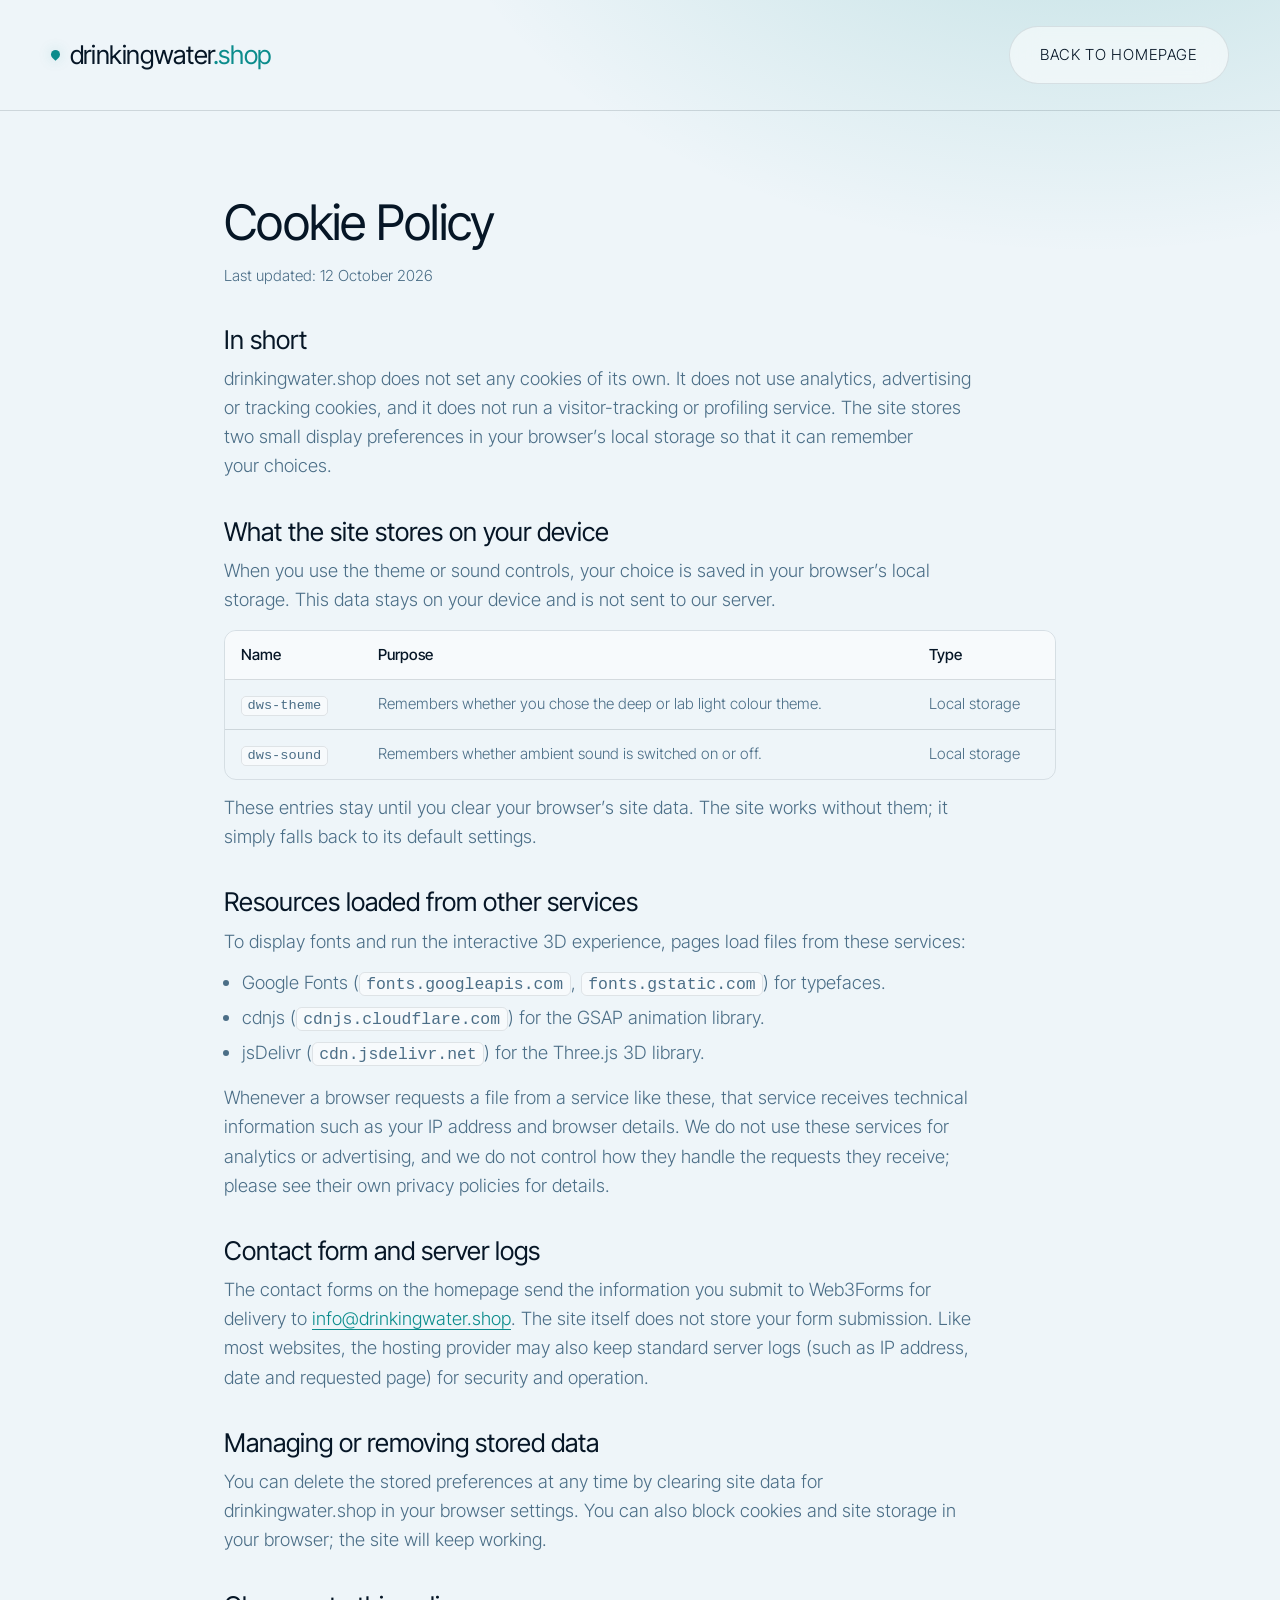
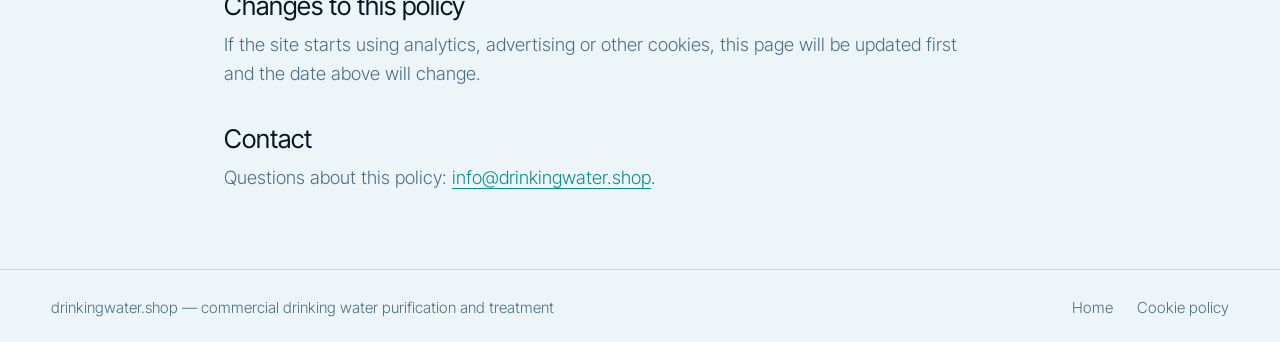
<file: cookiepolicy.html>
<!DOCTYPE html>
<html lang="en" data-theme="lab">
<head>
<meta charset="utf-8">
<meta name="viewport" content="width=device-width, initial-scale=1, viewport-fit=cover">
<!-- SEO metadata: legal page, indexable but low priority -->
<title>Cookie Policy | drinkingwater.shop</title>
<meta name="description" content="How drinkingwater.shop uses browser storage: no tracking, analytics or advertising cookies, only two local settings for theme and sound.">
<meta name="robots" content="index, follow">
<link rel="canonical" href="https://drinkingwater.shop/cookiepolicy.html">
<meta property="og:type" content="website">
<meta property="og:site_name" content="drinkingwater.shop">
<meta property="og:title" content="Cookie Policy | drinkingwater.shop">
<meta property="og:description" content="How drinkingwater.shop uses browser storage: no tracking, analytics or advertising cookies.">
<meta property="og:url" content="https://drinkingwater.shop/cookiepolicy.html">
<meta property="og:image" content="https://drinkingwater.shop/assets/images/og-drinkingwater-shop.png">
<meta name="twitter:card" content="summary_large_image">
<meta name="theme-color" content="#EEF5F9">
<link rel="icon" href="favicon.ico" sizes="16x16 32x32 48x48">
<link rel="icon" type="image/png" sizes="32x32" href="favicon-32x32.png">
<link rel="icon" type="image/png" sizes="16x16" href="favicon-16x16.png">
<link rel="apple-touch-icon" sizes="180x180" href="apple-touch-icon.png">
<link rel="manifest" href="site.webmanifest">

<link rel="preconnect" href="https://fonts.googleapis.com">
<link rel="preconnect" href="https://fonts.gstatic.com" crossorigin>
<link href="https://fonts.googleapis.com/css2?family=Instrument+Serif:ital@0;1&family=Inter+Tight:wght@300;400;500;600&display=swap" rel="stylesheet">

<!-- Relative paths: this page lives in the site root, next to index.html -->
<link rel="stylesheet" href="assets/css/base.css">
<link rel="stylesheet" href="assets/css/layout.css">
<link rel="stylesheet" href="assets/css/components.css">
<link rel="stylesheet" href="assets/css/sections.css">
<link rel="stylesheet" href="assets/css/responsive.css">
</head>

<body class="utility-page">

<header class="utility-page__bar">
  <a class="mark" href="index.html">
    <span class="mark__drop" aria-hidden="true"></span>
    <span class="mark__text">drinkingwater<i>.shop</i></span>
  </a>
  <a class="hero__btn hero__btn--secondary" href="index.html">
    <span class="hero__btn-label">Back to homepage</span>
  </a>
</header>

<main class="utility-page__main" id="main">
  <article class="policy">
    <h1 class="utility-page__title">Cookie Policy</h1>
    <p class="policy__updated">Last updated: 12 October 2026</p>

    <!-- 1. Summary first, so visitors get the answer immediately -->
    <h2>In short</h2>
    <p>drinkingwater.shop does not set any cookies of its own. It does not use analytics, advertising or tracking cookies, and it does not run a visitor-tracking or profiling service. The site stores two small display preferences in your browser&rsquo;s local storage so that it can remember your choices.</p>

    <!-- 2. What we actually store (verified against assets/js/modules/controls.js) -->
    <h2>What the site stores on your device</h2>
    <p>When you use the theme or sound controls, your choice is saved in your browser&rsquo;s local storage. This data stays on your device and is not sent to our server.</p>
    <div class="policy__table-wrap">
      <table>
        <thead>
          <tr><th scope="col">Name</th><th scope="col">Purpose</th><th scope="col">Type</th></tr>
        </thead>
        <tbody>
          <tr><td><code>dws-theme</code></td><td>Remembers whether you chose the deep or lab light colour theme.</td><td>Local storage</td></tr>
          <tr><td><code>dws-sound</code></td><td>Remembers whether ambient sound is switched on or off.</td><td>Local storage</td></tr>
        </tbody>
      </table>
    </div>
    <p>These entries stay until you clear your browser&rsquo;s site data. The site works without them; it simply falls back to its default settings.</p>

    <!-- 3. Third-party resources (listed from the real references in index.html) -->
    <h2>Resources loaded from other services</h2>
    <p>To display fonts and run the interactive 3D experience, pages load files from these services:</p>
    <ul>
      <li>Google Fonts (<code>fonts.googleapis.com</code>, <code>fonts.gstatic.com</code>) for typefaces.</li>
      <li>cdnjs (<code>cdnjs.cloudflare.com</code>) for the GSAP animation library.</li>
      <li>jsDelivr (<code>cdn.jsdelivr.net</code>) for the Three.js 3D library.</li>
    </ul>
    <p>Whenever a browser requests a file from a service like these, that service receives technical information such as your IP address and browser details. We do not use these services for analytics or advertising, and we do not control how they handle the requests they receive; please see their own privacy policies for details.</p>

    <!-- 4. Contact form and hosting -->
    <h2>Contact form and server logs</h2>
    <p>The contact forms on the homepage send the information you submit to Web3Forms for delivery to <a href="mailto:info@drinkingwater.shop">info@drinkingwater.shop</a>. The site itself does not store your form submission. Like most websites, the hosting provider may also keep standard server logs (such as IP address, date and requested page) for security and operation.</p>

    <!-- 5. Control -->
    <h2>Managing or removing stored data</h2>
    <p>You can delete the stored preferences at any time by clearing site data for drinkingwater.shop in your browser settings. You can also block cookies and site storage in your browser; the site will keep working.</p>

    <!-- 6. Changes and contact -->
    <h2>Changes to this policy</h2>
    <p>If the site starts using analytics, advertising or other cookies, this page will be updated first and the date above will change.</p>

    <h2>Contact</h2>
    <p>Questions about this policy: <a href="mailto:info@drinkingwater.shop">info@drinkingwater.shop</a>.</p>
  </article>
</main>

<footer class="utility-page__foot">
  <p>drinkingwater.shop &mdash; commercial drinking water purification and treatment</p>
  <nav class="utility-page__links" aria-label="Footer">
    <a href="index.html">Home</a>
    <a href="cookiepolicy.html">Cookie policy</a>
  </nav>
</footer>

</body>
</html>
</file>
<file: assets/css/base.css>
/* ============================================================
   base.css — tokens, reset, themes, typography
   ============================================================ */

:root {
  /* palette */
  --abyss:  #02080F;
  --deep:   #061626;
  --navy:   #0D3050;
  --aqua:   #3FD9C9;
  --ice:    #D7E9F4;
  --mist:   #7F9EB4;

  /* semantic (deep theme is the default) */
  --bg:        var(--abyss);
  --bg-raised: var(--deep);
  --ink:       var(--ice);
  --ink-soft:  var(--mist);
  --accent:    var(--aqua);
  --rule:      rgba(215, 233, 244, 0.14);
  --glass-bg:  rgba(13, 48, 80, 0.32);
  --glass-edge:rgba(215, 233, 244, 0.16);
  --glow:      rgba(63, 217, 201, 0.35);

  /* type */
  --display: var(--text);
  --text: "Inter Tight", -apple-system, BlinkMacSystemFont, "Segoe UI", sans-serif;

  /* modular scale, fluid */
  --t-xs:   clamp(0.72rem, 0.70rem + 0.12vw, 0.80rem);
  --t-sm:   clamp(0.84rem, 0.80rem + 0.20vw, 0.95rem);
  --t-base: clamp(1.00rem, 0.95rem + 0.25vw, 1.14rem);
  --t-md:   clamp(1.20rem, 1.05rem + 0.70vw, 1.62rem);
  --t-lg:   clamp(1.80rem, 1.30rem + 2.20vw, 3.10rem);
  --t-xl:   clamp(2.60rem, 1.40rem + 5.40vw, 6.20rem);
  --t-2xl:  clamp(3.20rem, 1.40rem + 8.00vw, 9.00rem);

  /* rhythm */
  --gutter: clamp(1.25rem, 4vw, 4.5rem);
  --flow:   clamp(1rem, 0.6rem + 1.4vw, 2rem);
  --shell-z: 60;

  /* motion */
  --ease: cubic-bezier(0.22, 0.85, 0.28, 1);
  --slow: 1.1s;
  --mid: 0.55s;
  --fast: 0.25s;
}

/* Lab light theme */
[data-theme="lab"] {
  --bg:        #EEF5F9;
  --bg-raised: #FFFFFF;
  --ink:       #061626;
  --ink-soft:  #4B6E87;
  --accent:    #0B8C8C;
  --rule:      rgba(6, 22, 38, 0.14);
  --glass-bg:  rgba(255, 255, 255, 0.55);
  --glass-edge:rgba(6, 22, 38, 0.10);
  --glow:      rgba(11, 140, 140, 0.22);
}

/* ---------- reset ---------- */
*, *::before, *::after { box-sizing: border-box; }
html { -webkit-text-size-adjust: 100%; }
body, h1, h2, h3, p, ul, ol, dl, dd, figure, table { margin: 0; padding: 0; }
ul, ol { list-style: none; }
img, canvas { display: block; max-width: 100%; }
button { font: inherit; color: inherit; background: none; border: 0; cursor: pointer; }
a { color: inherit; text-decoration: none; }
table { border-collapse: collapse; width: 100%; }

html { scroll-behavior: smooth; }
@media (prefers-reduced-motion: reduce) {
  html { scroll-behavior: auto; }
  *, *::before, *::after {
    animation-duration: 0.01ms !important;
    animation-iteration-count: 1 !important;
    transition-duration: 0.01ms !important;
  }
}

body {
  background: var(--bg);
  color: var(--ink);
  font-family: var(--text);
  font-size: var(--t-base);
  font-weight: 300;
  line-height: 1.6;
  -webkit-font-smoothing: antialiased;
  overflow-x: hidden;
  transition: background var(--slow) var(--ease), color var(--slow) var(--ease);
}
body.is-loading { overflow: hidden; }
body.nav-open,
body.immersive-mode { overflow: hidden; }

/* ---------- typography ---------- */
.hero__title,
.chapter__title,
.finale__title,
.chapter__num,
.loader__count,
.readouts__val,
.mark__text,
.footer__mark {
  font-family: var(--display);
  font-weight: 400;
  letter-spacing: -0.015em;
}

.hero__title { font-size: var(--t-2xl); line-height: 0.92; }
.chapter__title, .finale__title { font-size: var(--t-xl); line-height: 0.96; }
.chapter__title .line, .hero__title .line, .finale__title .line { display: block; }
.hero__title .line--indent { padding-left: 0.22em; font-style: italic; }

h3 { font-family: var(--text); font-size: var(--t-base); font-weight: 500; letter-spacing: 0.005em; }

p { text-wrap: pretty; }

.chapter__lede, .hero__lede, .finale__lede {
  font-size: var(--t-md);
  line-height: 1.45;
  max-width: 34ch;
  color: var(--ink);
}

.note {
  font-size: var(--t-sm);
  color: var(--ink-soft);
  max-width: 40ch;
  font-style: italic;
}

/* ---------- accessibility ---------- */
.sr-only {
  position: absolute; width: 1px; height: 1px;
  padding: 0; margin: -1px; overflow: hidden;
  clip: rect(0 0 0 0); white-space: nowrap; border: 0;
}

:focus-visible {
  outline: 2px solid var(--accent);
  outline-offset: 3px;
  border-radius: 2px;
}

::selection { background: var(--accent); color: var(--abyss); }
</file>
<file: assets/css/layout.css>
/* ============================================================
   layout.css — grid, chapter scaffolding, canvas stage
   ============================================================ */

/* Ambient Three.js canvas sits behind everything */
.stage-canvas {
  position: fixed;
  inset: 0;
  width: 100%;
  height: 100%;
  z-index: 0;
  pointer-events: none;
  opacity: 0;
  transition: opacity 1.6s var(--ease);
}
body.is-ready .stage-canvas { opacity: 1; }

main { position: relative; z-index: 1; }

/* The gateway is the product experience. Chapter sections remain in the DOM
  as the single source for overlay content, but never become a scroll page. */
body.immersive-mode main > :not(.icon-scene),
body.immersive-mode .meniscus,
body.immersive-mode .gauge,
body.immersive-mode .nav { display: none; }

/* ---------- 12 column grid ---------- */
.grid {
  width: 100%;
  max-width: 1680px;
  margin-inline: auto;
  padding-inline: var(--gutter);
  display: grid;
  grid-template-columns: repeat(12, minmax(0, 1fr));
  column-gap: clamp(1rem, 2vw, 2.4rem);
  row-gap: var(--flow);
  align-content: center;
}

/* ---------- chapter shell ---------- */
.chapter {
  position: relative;
  min-height: 100svh;
  display: flex;
  align-items: center;
  padding-block: clamp(7rem, 14vh, 12rem);
  border-top: 1px solid var(--rule);
}
.chapter--hero { border-top: 0; }

/* Chapter numeral — set in the display serif, not a mono badge */
.chapter__num {
  grid-column: 1 / 2;
  grid-row: 1;
  align-self: start;
  font-size: var(--t-lg);
  line-height: 1;
  color: var(--accent);
  opacity: 0.55;
}

.chapter__head {
  grid-column: 2 / 8;
  grid-row: 1;
  display: flex;
  flex-direction: column;
  gap: var(--flow);
}

.chapter__aside {
  grid-column: 9 / 13;
  grid-row: 1;
  align-self: end;
  display: flex;
  flex-direction: column;
  gap: calc(var(--flow) * 0.9);
}

/* Reserved placeholders for future Three.js scenes */
.chapter__stage {
  grid-column: 2 / 13;
  grid-row: 2;
  min-height: clamp(8rem, 22vh, 16rem);
  border: 1px dashed var(--rule);
  border-radius: 2px;
  opacity: 0.45;
}

/* when a chapter already fills row 2, the scene mount drops to row 3 */
.rooms ~ .chapter__stage,
.scaleline ~ .chapter__stage,
.lab ~ .chapter__stage,
.readouts ~ .chapter__stage { grid-row: 3; }

.chapter--wide .chapter__head { grid-column: 2 / 10; }
.chapter--finale { min-height: 120svh; }

/* ---------- footer ---------- */
.footer {
  position: relative;
  z-index: 1;
  border-top: 1px solid var(--rule);
  padding-block: clamp(4rem, 12vh, 9rem) clamp(2rem, 5vh, 4rem);
  background: color-mix(in srgb, var(--bg-raised) 70%, transparent);
  backdrop-filter: blur(14px);
}
.footer .grid { row-gap: clamp(2.5rem, 6vh, 5rem); }

.footer__lead { grid-column: 1 / 7; }
.footer__contact { margin-top: 2rem; max-width: 34rem; }
.footer__contact h3 { margin-bottom: 1rem; }
.footer__contact form { display: grid; gap: 0.55rem; }
.footer__contact [data-contact-status] { margin: 0; color: var(--ink-soft); font-size: var(--t-sm); line-height: 1.55; }
.footer__contact [data-contact-status]:empty { display: none; }
.footer__contact [data-contact-status].ov-form__status--success { color: var(--accent); }
.footer__contact [data-contact-status].ov-form__status--error { color: #b3261e; }
.footer__contact label { color: var(--ink-soft); font-size: var(--t-sm); }
.footer__contact input,
.footer__contact textarea {
  width: 100%;
  padding: 0.7rem 0.8rem;
  border: 1px solid var(--glass-edge);
  border-radius: 3px;
  background: var(--glass-bg);
  color: var(--ink);
  font: inherit;
}
.footer__contact textarea { min-height: 7rem; resize: vertical; }
.footer__contact input:focus-visible,
.footer__contact textarea:focus-visible { outline: 1px solid var(--accent); outline-offset: 2px; }
.footer__contact button {
  justify-self: start;
  margin-top: 0.5rem;
  padding: 0.65rem 1rem;
  border: 1px solid var(--accent);
  border-radius: 3px;
  color: var(--ink);
  transition: background var(--fast) var(--ease), color var(--fast) var(--ease);
}
.footer__contact button:hover,
.footer__contact button:focus-visible { background: var(--accent); color: var(--abyss); }
.footer__nav {
  grid-column: 9 / 13;
  display: grid;
  grid-template-columns: 1fr 1fr;
  gap: 1.5rem;
}
.footer__legal {
  grid-column: 1 / 13;
  display: flex;
  justify-content: space-between;
  flex-wrap: wrap;
  gap: 1rem;
  padding-top: 1.5rem;
  border-top: 1px solid var(--rule);
  font-size: var(--t-xs);
  color: var(--ink-soft);
}

/* Fallback when WebGL is unavailable — the page keeps its depth without
   the scene, rather than falling back to a flat block of colour. */
body.no-webgl {
  background:
    radial-gradient(90rem 60rem at 68% 18%, color-mix(in srgb, var(--accent) 12%, transparent), transparent 62%),
    radial-gradient(70rem 50rem at 12% 72%, color-mix(in srgb, var(--navy) 55%, transparent), transparent 60%),
    var(--bg);
}
</file>
<file: assets/css/components.css>
/* ============================================================
   components.css — shell chrome and reusable pieces
   ============================================================ */

/* ---------- 1. Loading screen ---------- */
.loader {
  position: fixed;
  inset: 0;
  z-index: 200;
  background: var(--abyss);
  display: grid;
  place-items: center;
  overflow: hidden;
}
.loader__fill {
  position: absolute;
  inset: auto 0 0 0;
  height: 0%;
  background: linear-gradient(180deg,
    color-mix(in srgb, var(--aqua) 22%, transparent),
    color-mix(in srgb, var(--navy) 85%, transparent));
  border-top: 1px solid color-mix(in srgb, var(--aqua) 55%, transparent);
  transition: height 0.4s var(--ease);
}
.loader__inner {
  position: relative;
  text-align: center;
  color: var(--ice);
  display: grid;
  gap: 0.9rem;
  padding-inline: var(--gutter);
}
.loader__mark {
  font-family: var(--display);
  font-size: var(--t-lg);
  line-height: 1;
}
.loader__mark span { color: var(--aqua); }
.loader__line { font-size: var(--t-sm); color: var(--mist); }
.loader__count { font-size: var(--t-md); color: var(--aqua); }
.loader__count i { font-style: normal; opacity: 0.5; font-size: 0.6em; }

body.is-ready .loader {
  opacity: 0;
  visibility: hidden;
  transition: opacity 0.9s var(--ease), visibility 0s linear 0.9s;
}

/* ---------- Scroll progress: a rising water level on the left edge ---------- */
.meniscus {
  position: fixed;
  top: 0; left: 0; bottom: 0;
  width: 2px;
  z-index: var(--shell-z);
  background: var(--rule);
  pointer-events: none;
}
.meniscus__level {
  position: absolute;
  top: 0; left: 0;
  width: 100%;
  height: 0%;
  background: linear-gradient(180deg,
    color-mix(in srgb, var(--accent) 20%, transparent), var(--accent));
}
.meniscus__level::after {
  content: "";
  position: absolute;
  left: 50%; bottom: 0;
  width: 7px; height: 7px;
  transform: translate(-50%, 50%) rotate(45deg);
  background: var(--accent);
  box-shadow: 0 0 18px var(--glow);
}

/* ---------- Floating top bar ---------- */
.topbar {
  position: fixed;
  top: 0; left: 0; right: 0;
  z-index: var(--shell-z);
  display: flex;
  align-items: center;
  justify-content: space-between;
  gap: 1rem;
  padding: clamp(0.9rem, 2vw, 1.6rem) var(--gutter);
  opacity: 0;
  transform: translateY(-12px);
  transition: opacity var(--slow) var(--ease), transform var(--slow) var(--ease);
}
body.is-ready .topbar { opacity: 1; transform: none; }
.topbar::before {
  content: "";
  position: absolute; inset: 0;
  background: linear-gradient(180deg, color-mix(in srgb, var(--bg) 82%, transparent), transparent);
  opacity: 0;
  transition: opacity var(--mid) var(--ease);
  pointer-events: none;
}
body.is-scrolled .topbar::before { opacity: 1; }

.mark { display: inline-flex; align-items: center; gap: 0.6rem; }
.mark__text { font-size: var(--t-md); line-height: 1; }
.mark__text i { font-style: normal; color: var(--accent); }
.mark__drop {
  width: 9px; height: 9px;
  border-radius: 50% 50% 50% 0;
  transform: rotate(-45deg);
  background: var(--accent);
  box-shadow: 0 0 14px var(--glow);
}

/* ---------- Navigation ---------- */
.nav { position: relative; }
.nav__toggle {
  display: inline-flex;
  align-items: center;
  gap: 0.55rem;
  font-size: var(--t-sm);
  color: var(--ink-soft);
  padding: 0.5rem 0.9rem;
  border: 1px solid var(--glass-edge);
  border-radius: 999px;
  background: var(--glass-bg);
  backdrop-filter: blur(12px);
  transition: color var(--fast) var(--ease), border-color var(--fast) var(--ease);
}
.nav__toggle:hover { color: var(--ink); border-color: var(--accent); }
.nav__toggle-bars { display: grid; gap: 3px; width: 14px; }
.nav__toggle-bars i { display: block; height: 1px; background: currentColor; transition: transform var(--fast) var(--ease); }
.nav__toggle[aria-expanded="true"] .nav__toggle-bars i:first-child { transform: translateY(2px) rotate(20deg); }
.nav__toggle[aria-expanded="true"] .nav__toggle-bars i:last-child { transform: translateY(-2px) rotate(-20deg); }

.nav__list {
  position: absolute;
  top: calc(100% + 0.7rem);
  right: 0;
  min-width: 15rem;
  display: grid;
  gap: 0.1rem;
  padding: 0.7rem;
  border: 1px solid var(--glass-edge);
  border-radius: 14px;
  background: var(--glass-bg);
  backdrop-filter: blur(20px) saturate(1.2);
  opacity: 0;
  visibility: hidden;
  transform: translateY(-8px);
  transition: opacity var(--mid) var(--ease), transform var(--mid) var(--ease), visibility 0s linear var(--mid);
}
.nav__list a {
  display: block;
  padding: 0.45rem 0.7rem;
  border-radius: 8px;
  font-size: var(--t-sm);
  color: var(--ink-soft);
  transition: color var(--fast), background var(--fast);
}
.nav__list a:hover,
.nav__list a.is-current { color: var(--ink); background: color-mix(in srgb, var(--accent) 12%, transparent); }
body.nav-open .nav__list {
  opacity: 1; visibility: visible; transform: none;
  transition-delay: 0s;
}

/* Immersive chapter menu: the landscape stays live while its markers clear
   a path for the large editorial navigation. */
.immersive-mode .nav__list {
  position: fixed;
  top: calc(clamp(6.5rem, 15vh, 10rem) + 40px);
  left: var(--gutter);
  right: auto;
  width: min(74vw, 66rem);
  max-height: calc(100svh - 8rem - 40px);
  overflow-x: hidden;
  overflow-y: auto;
  padding: 0;
  border: 0;
  border-radius: 0;
  background: transparent;
  backdrop-filter: none;
  transform: translateY(-1.2rem);
}
.immersive-mode .nav__list a {
  padding: clamp(0.75rem, 2vh, 1.35rem) 0;
  border-radius: 0;
  border-bottom: 1px solid color-mix(in srgb, var(--ink) 38%, transparent);
  color: var(--ink);
  font-family: "Instrument Serif", var(--display);
  font-size: clamp(1.5rem, 3vw, 3.4rem);
  font-weight: 400;
  letter-spacing: -0.015em;
  line-height: 0.92;
  opacity: 0;
  transform: translateX(-1.5rem);
  transition: color var(--fast) var(--ease), opacity 0.48s var(--ease), transform 0.6s var(--ease), border-color var(--fast) var(--ease);
}
.immersive-mode .nav__list li:first-child a { border-top: 1px solid color-mix(in srgb, var(--ink) 38%, transparent); }
.immersive-mode .nav__list a:hover,
.immersive-mode .nav__list a.is-current { background: transparent; color: var(--accent); }
body.immersive-mode.nav-open .nav__list a { opacity: 1; transform: none; }
body.immersive-mode.nav-open .nav__list { opacity: 1; visibility: visible; transform: none; }
body.immersive-mode.nav-open .nav__toggle { position: fixed; top: clamp(0.75rem, 2vw, 1.6rem); left: var(--gutter); z-index: 100; pointer-events: auto; touch-action: manipulation; }
body.immersive-mode.nav-open .nav__toggle-bars { position: relative; height: 14px; }
body.immersive-mode.nav-open .nav__toggle-bars i { position: absolute; left: 0; top: 6px; width: 14px; }
body.immersive-mode.nav-open .nav__toggle-bars i:first-child { transform: rotate(45deg); }
body.immersive-mode.nav-open .nav__toggle-bars i:last-child { transform: rotate(-45deg); }
body.immersive-mode.nav-open .nav__list li:nth-child(1) a { transition-delay: 0.08s;margin-top:60px }
body.immersive-mode.nav-open .nav__list li:nth-child(2) a { transition-delay: 0.14s; }
body.immersive-mode.nav-open .nav__list li:nth-child(3) a { transition-delay: 0.20s; }
body.immersive-mode.nav-open .nav__list li:nth-child(4) a { transition-delay: 0.26s; }
body.immersive-mode.nav-open .nav__list li:nth-child(5) a { transition-delay: 0.32s; }
body.immersive-mode.nav-open .nav__list li:nth-child(6) a { transition-delay: 0.38s; }
body.immersive-mode.nav-open .nav__list li:nth-child(7) a { transition-delay: 0.44s; }

/* ---------- Sound + theme controls ---------- */
.controls { display: flex; align-items: center; gap: 0.5rem; }
.control {
  position: relative;
  z-index: var(--shell-z);
  display: inline-flex;
  align-items: center;
  gap: 0.5rem;
  padding: 0.5rem 0.85rem;
  font-size: var(--t-xs);
  color: var(--ink-soft);
  border: 1px solid var(--glass-edge);
  border-radius: 999px;
  background: var(--glass-bg);
  backdrop-filter: blur(12px);
  pointer-events: auto;
  touch-action: manipulation;
  transition: color var(--fast), border-color var(--fast), box-shadow var(--fast), transform var(--fast);
}
.control:hover { color: var(--ink); border-color: var(--accent); }
.control[aria-pressed="true"] { color: var(--ink); border-color: color-mix(in srgb, var(--accent) 60%, transparent); }
.control:active { transform: scale(0.97); }
.control[data-sound-toggle]::after { content: ""; position: absolute; inset: -0.35rem; border: 1px solid color-mix(in srgb, var(--accent) 45%, transparent); border-radius: inherit; opacity: 0; pointer-events: none; }
.control[data-sound-toggle].is-sound-pulse::after { animation: sound-control-pulse 0.7s var(--ease) both; }
@keyframes sound-control-pulse { 0% { transform: scale(0.82); opacity: 0.65; } 100% { transform: scale(1.18); opacity: 0; } }

.control__wave {
  display: flex;
  align-items: flex-end;
  gap: 2px;
  height: 12px;
  line-height: 0;
}
.control__wave i {
  display: block;
  width: 2.5px;
  height: 4px;
  border-radius: 999px;
  background: currentColor;
  transform-origin: center bottom;
  transition: height var(--fast) var(--ease), opacity var(--fast) var(--ease), transform var(--fast) var(--ease);
  opacity: 0.75;
}
.control:not([aria-pressed="true"]) .control__wave i {
  height: 3px;
  opacity: 0.5;
}
.control[aria-pressed="true"] .control__wave i {
  animation: sound-wave 0.9s cubic-bezier(0.2, 0.7, 0.2, 1) infinite;
}
.control[aria-pressed="true"] .control__wave i:nth-child(1) { animation-delay: 0.05s; }
.control[aria-pressed="true"] .control__wave i:nth-child(2) { animation-delay: 0.18s; }
.control[aria-pressed="true"] .control__wave i:nth-child(3) { animation-delay: 0.31s; }
@keyframes sound-wave {
  0%, 100% { height: 4px; transform: scaleY(0.55); opacity: 0.45; }
  15% { height: 7px; transform: scaleY(0.8); opacity: 0.7; }
  32% { height: 12px; transform: scaleY(1.25); opacity: 1; }
  55% { height: 5px; transform: scaleY(0.7); opacity: 0.6; }
  72% { height: 10px; transform: scaleY(1.1); opacity: 0.9; }
  88% { height: 8px; transform: scaleY(0.9); opacity: 0.75; }
}

.control__orb {
  width: 11px; height: 11px;
  border-radius: 50%;
  border: 1px solid currentColor;
  background: linear-gradient(135deg, currentColor 50%, transparent 50%);
}

/* ---------- Depth gauge / chapter indicator ---------- */
.gauge {
  position: fixed;
  right: var(--gutter);
  top: 50%;
  transform: translateY(-50%);
  z-index: calc(var(--shell-z) - 1);
  display: grid;
  gap: 0.75rem;
  justify-items: end;
  text-align: right;
  opacity: 0;
  transition: opacity var(--slow) var(--ease);
  pointer-events: none;
}
body.is-ready.is-scrolled .gauge { opacity: 1; }

.gauge__stage { font-family: var(--display); font-size: var(--t-md); line-height: 1; color: var(--ink); }
.gauge__stage i { font-style: normal; font-size: 0.5em; color: var(--ink-soft); margin-left: 0.35em; }
.gauge__ticks { display: grid; gap: 7px; justify-items: end; }
.gauge__ticks li { width: 14px; height: 1px; background: var(--rule); transition: width var(--mid) var(--ease), background var(--mid) var(--ease); }
.gauge__ticks li.is-past { background: color-mix(in srgb, var(--accent) 45%, transparent); }
.gauge__ticks li.is-current { width: 30px; background: var(--accent); }
.gauge__name { font-size: var(--t-xs); color: var(--ink-soft); max-width: 9rem; }

/* ---------- Glass surface ---------- */
.glass {
  background: var(--glass-bg);
  border: 1px solid var(--glass-edge);
  border-radius: 16px;
  backdrop-filter: blur(18px) saturate(1.15);
}

/* ---------- Scroll cue ---------- */
.cue {
  display: inline-flex;
  align-items: center;
  gap: 0.75rem;
  font-size: var(--t-sm);
  color: var(--ink-soft);
  transition: color var(--fast);
}
.cue:hover { color: var(--ink); }
.cue__ring {
  width: 30px; height: 30px;
  border: 1px solid var(--rule);
  border-radius: 50%;
  position: relative;
  flex: none;
}
.cue__ring::after {
  content: "";
  position: absolute;
  left: 50%; top: 45%;
  width: 5px; height: 5px;
  border-radius: 50% 50% 50% 0;
  background: var(--accent);
  transform: translate(-50%, -50%) rotate(-45deg);
  animation: drip 2.6s var(--ease) infinite;
}
@keyframes drip {
  0%, 60% { transform: translate(-50%, -80%) rotate(-45deg); opacity: 0; }
  75% { opacity: 1; }
  100% { transform: translate(-50%, 60%) rotate(-45deg); opacity: 0; }
}

/* ---------- Tick list ---------- */
.ticklist { display: grid; gap: 0; border-top: 1px solid var(--rule); }
.ticklist li {
  display: flex;
  justify-content: space-between;
  gap: 1rem;
  padding: 0.7rem 0;
  border-bottom: 1px solid var(--rule);
  font-size: var(--t-sm);
}
.ticklist em { font-style: normal; color: var(--ink-soft); }
</file>
<file: assets/css/sections.css>
/* ============================================================
   sections.css — chapter specific treatments
   ============================================================ */

/* ---------- 2. Hero — "every drop has a journey" ---------- */

.chapter--hero {
  min-height: 100svh;
  padding-block: 0;
  overflow: hidden;
  isolation: isolate;
}

/* decorative atmosphere sitting between the fixed Three.js canvas (z:0)
   and the hero copy — never intercepts pointer events, never affects
   layout of the page around it. */
.hero__field {
  position: absolute;
  inset: 0;
  z-index: 0;
  pointer-events: none;
  overflow: hidden;
}
.hero__ray {
  position: absolute;
  top: -20%;
  width: clamp(16rem, 30vw, 34rem);
  height: 150%;
  background: linear-gradient(180deg,
    color-mix(in srgb, var(--accent) 20%, transparent) 0%,
    color-mix(in srgb, var(--accent) 6%, transparent) 45%,
    transparent 80%);
  filter: blur(6px);
  transform-origin: top center;
  opacity: 0.55;
  animation: hero-ray-drift 16s ease-in-out infinite;
}
.hero__ray--a { left: 8%; transform: rotate(9deg); animation-delay: 0s; }
.hero__ray--b { right: 4%; left: auto; transform: rotate(-13deg); animation-delay: -7s; opacity: 0.4; }
@keyframes hero-ray-drift {
  0%, 100% { transform: rotate(9deg) translateX(0); opacity: 0.4; }
  50% { transform: rotate(6deg) translateX(1.5%); opacity: 0.6; }
}
.hero__glow {
  position: absolute;
  left: 50%;
  top: 38%;
  width: clamp(20rem, 46vw, 46rem);
  height: clamp(20rem, 46vw, 46rem);
  transform: translate(-50%, -50%);
  background: radial-gradient(circle, var(--glow), transparent 68%);
  filter: blur(24px);
  opacity: 0.5;
  animation: hero-glow-pulse 9s ease-in-out infinite;
}
@keyframes hero-glow-pulse {
  0%, 100% { opacity: 0.35; }
  50% { opacity: 0.6; }
}
.hero__vignette {
  position: absolute;
  inset: 0;
  background:
    linear-gradient(180deg, color-mix(in srgb, var(--bg) 55%, transparent) 0%, transparent 30%, transparent 68%, var(--bg) 100%),
    radial-gradient(120% 90% at 50% 30%, transparent 45%, color-mix(in srgb, var(--bg) 60%, transparent) 100%);
}

.hero__frame {
  position: relative;
  z-index: 1;
  width: 100%;
  max-width: 1680px;
  min-height: 100svh;
  margin-inline: auto;
  padding: clamp(6rem, 12vh, 8.5rem) var(--gutter) clamp(2.5rem, 6vh, 4rem);
  display: flex;
  flex-direction: column;
  justify-content: space-between;
  gap: clamp(2rem, 6vh, 4rem);
}

/* ---- chapter marker ---- */
.hero__chapter {
  display: inline-flex;
  align-items: center;
  gap: 0.85rem;
  align-self: flex-start;
}
.hero__chapter-drop {
  width: 7px; height: 7px;
  border-radius: 50% 50% 50% 0;
  transform: rotate(-45deg);
  background: var(--accent);
  box-shadow: 0 0 16px var(--glow);
  flex: none;
}
.hero__chapter-num {
  font-family: var(--display);
  font-style: italic;
  font-size: var(--t-md);
  color: var(--accent);
  line-height: 1;
}
.hero__chapter-rule { width: 2.6rem; height: 1px; background: var(--rule); flex: none; }
.hero__chapter-label {
  font-size: var(--t-xs);
  letter-spacing: 0.14em;
  text-transform: uppercase;
  color: var(--ink-soft);
}

/* ---- headline + panel ---- */
.hero__core {
  display: grid;
  gap: clamp(2rem, 5vh, 3.2rem);
  max-width: 62rem;
}

.chapter--hero .hero__title {
  font-size: clamp(3rem, 2.1rem + 6.4vw, 8.4rem);
  line-height: 0.94;
  letter-spacing: -0.01em;
  text-transform: uppercase;
}
.chapter--hero .hero__title .line {
  display: block;
  overflow: hidden;
}
.chapter--hero .hero__title .line--glow {
  color: var(--accent);
  text-shadow: 0 0 46px var(--glow), 0 0 120px color-mix(in srgb, var(--accent) 35%, transparent);
}

.hero__panel {
  display: grid;
  gap: clamp(1.5rem, 3vh, 2.2rem);
  max-width: 40rem;
  padding: clamp(1.4rem, 2.4vw, 2.1rem) clamp(1.6rem, 2.8vw, 2.4rem);
  border-left: 2px solid color-mix(in srgb, var(--accent) 45%, transparent);
  border-radius: 4px 18px 18px 4px;
}
.hero__lede {
  font-size: var(--t-md);
  max-width: 38ch;
  color: var(--ink);
}
.hero__actions {
  display: flex;
  flex-wrap: wrap;
  gap: 1rem;
}

/* ---- buttons ---- */
.hero__btn {
  position: relative;
  display: inline-flex;
  align-items: center;
  justify-content: center;
  gap: 0.6rem;
  padding: 1rem 1.9rem;
  font-size: var(--t-sm);
  letter-spacing: 0.05em;
  text-transform: uppercase;
  border-radius: 999px;
  overflow: hidden;
  isolation: isolate;
  transition: transform var(--mid) var(--ease), box-shadow var(--mid) var(--ease), border-color var(--mid) var(--ease), color var(--mid) var(--ease);
}
.hero__btn-label { position: relative; z-index: 1; }

.hero__btn--primary {
  color: var(--abyss);
  background: linear-gradient(120deg, var(--accent), color-mix(in srgb, var(--accent) 60%, var(--ice)));
  box-shadow: 0 8px 30px -10px var(--glow);
}
.hero__btn--primary .hero__btn-glint {
  position: absolute;
  inset: 0;
  z-index: 0;
  background: linear-gradient(115deg, transparent 30%, rgba(255,255,255,0.55) 48%, transparent 62%);
  transform: translateX(-120%);
}
.hero__btn--primary:hover,
.hero__btn--primary:focus-visible {
  transform: translateY(-2px) scale(1.015);
  box-shadow: 0 14px 40px -8px var(--glow);
}
.hero__btn--primary:hover .hero__btn-glint,
.hero__btn--primary:focus-visible .hero__btn-glint {
  transform: translateX(120%);
  transition: transform 0.85s var(--ease);
}

.hero__btn--secondary {
  color: var(--ink);
  border: 1px solid var(--glass-edge);
  background: var(--glass-bg);
  backdrop-filter: blur(14px);
}
.hero__btn--secondary::before {
  content: "";
  position: absolute;
  inset: 0;
  z-index: 0;
  background: color-mix(in srgb, var(--accent) 16%, transparent);
  transform: scaleX(0);
  transform-origin: left;
  transition: transform var(--mid) var(--ease);
}
.hero__btn--secondary:hover,
.hero__btn--secondary:focus-visible {
  border-color: var(--accent);
  transform: translateY(-2px);
}
.hero__btn--secondary:hover::before,
.hero__btn--secondary:focus-visible::before { transform: scaleX(1); }

/* ---- scroll cue ---- */
.hero__scroll {
  display: inline-flex;
  align-items: center;
  gap: 0.85rem;
  align-self: flex-start;
  color: var(--ink-soft);
  transition: color var(--fast);
}
.hero__scroll:hover { color: var(--ink); }
.hero__scroll-label {
  font-size: var(--t-xs);
  letter-spacing: 0.14em;
  text-transform: uppercase;
}
.hero__scroll-track {
  position: relative;
  width: 1px;
  height: 2.6rem;
  background: var(--rule);
  overflow: hidden;
}
.hero__scroll-drop {
  position: absolute;
  left: -1.5px;
  top: -10px;
  width: 4px; height: 4px;
  border-radius: 50%;
  background: var(--accent);
  box-shadow: 0 0 10px var(--glow);
  animation: hero-scroll-fall 2.4s var(--ease) infinite;
}
@keyframes hero-scroll-fall {
  0% { transform: translateY(0); opacity: 0; }
  15% { opacity: 1; }
  85% { opacity: 1; }
  100% { transform: translateY(2.8rem); opacity: 0; }
}
.hero__scroll-arrow { font-size: var(--t-sm); animation: hero-scroll-nudge 2.4s var(--ease) infinite; }
@keyframes hero-scroll-nudge {
  0%, 100% { transform: translateY(0); }
  50% { transform: translateY(4px); }
}

/* one orchestrated load sequence */
[data-load] { opacity: 0; transform: translateY(18px); }
body.is-ready [data-load] {
  animation: rise 1s var(--ease) forwards;
}
body.is-ready [data-load="1"] { animation-delay: 0.10s; }
body.is-ready [data-load="2"] { animation-delay: 0.22s; }
body.is-ready [data-load="3"] { animation-delay: 0.46s; }
body.is-ready [data-load="4"] { animation-delay: 0.58s; }
@keyframes rise { to { opacity: 1; transform: none; } }

/* GSAP takes over the headline lines once it boots (see hero.js); until
   then, or if it never loads, the CSS rise animation above still delivers
   a full, legible entrance. */
body.hero-gsap-ready .chapter--hero .hero__title .line { opacity: 1; transform: none; animation: none; }

/* ---- light theme: sky-blue water lab atmosphere ----
   The dark-theme tokens (--ink, --accent, --glow, --bg) already swap via
   [data-theme="lab"] in base.css. These rules only sharpen the hero's own
   read against a bright tank instead of a deep one — nothing here reaches
   outside .chapter--hero, and nothing here touches the dark theme. */
[data-theme="lab"] .chapter--hero .hero__title { color: #102A43; }
[data-theme="lab"] .chapter--hero .hero__title .line--glow {
  color: #0B7A7A;
  text-shadow: 0 0 40px rgba(11, 140, 140, 0.28), 0 0 90px rgba(11, 140, 140, 0.14);
}
[data-theme="lab"] .chapter--hero .hero__lede { color: #243B53; }
[data-theme="lab"] .chapter--hero .hero__chapter-num { color: #0B7A7A; }
[data-theme="lab"] .chapter--hero .hero__chapter-label,
[data-theme="lab"] .chapter--hero .hero__scroll-label { color: #486581; }
[data-theme="lab"] .chapter--hero .hero__scroll { color: #486581; }
[data-theme="lab"] .chapter--hero .hero__scroll:hover { color: #102A43; }

[data-theme="lab"] .chapter--hero .hero__panel {
  background: rgba(255, 255, 255, 0.42);
  border-left-color: rgba(11, 140, 140, 0.4);
  box-shadow: 0 30px 70px -40px rgba(16, 42, 67, 0.35);
}
[data-theme="lab"] .chapter--hero .hero__btn--secondary { color: #102A43; }

/* rays and glow read as sunlit water rather than deep-sea light */
[data-theme="lab"] .hero__ray {
  background: linear-gradient(180deg,
    rgba(255, 255, 255, 0.75) 0%,
    rgba(11, 140, 140, 0.10) 45%,
    transparent 80%);
  opacity: 0.7;
}
[data-theme="lab"] .hero__glow { opacity: 0.35; background: radial-gradient(circle, rgba(255,255,255,0.9), transparent 68%); }
[data-theme="lab"] .hero__vignette {
  background:
    linear-gradient(180deg, rgba(238, 245, 249, 0.35) 0%, transparent 28%, transparent 70%, var(--bg) 100%),
    radial-gradient(120% 90% at 50% 28%, transparent 40%, rgba(238, 245, 249, 0.55) 100%);
}

/* ---------- 4. Purification process — Part 5 ---------- */
#purification { min-height: 190svh; }
.purification { row-gap: clamp(3rem, 8vh, 7rem); }
.purification__head {
  grid-column: 2 / 7;
  position: sticky;
  top: 24vh;
  align-self: start;
}
.purification__eyebrow {
  color: var(--accent);
  font-size: var(--t-xs);
  letter-spacing: 0.14em;
  text-transform: uppercase;
}
.purification__head .chapter__title { text-transform: uppercase; }
.purification__sequence {
  grid-column: 8 / 13;
  grid-row: 1;
  position: relative;
  padding-left: 2.25rem;
}
.purification__progress {
  position: absolute;
  left: 0.35rem;
  top: 0.7rem;
  bottom: 3.8rem;
  width: 1px;
  background: var(--rule);
  transform-origin: top;
}
.purification__progress span {
  display: block;
  width: 3px;
  height: 100%;
  margin-left: -1px;
  background: var(--accent);
  box-shadow: 0 0 18px var(--glow);
  transform: scaleY(0);
  transform-origin: top;
  transition: transform var(--mid) var(--ease);
}
.purification__stages { display: grid; gap: 0.8rem; }
.purification__stage-card { position: relative; }
.purification__stage-card::before {
  content: "";
  position: absolute;
  z-index: 1;
  left: -2.25rem;
  top: 1.15rem;
  width: 0.65rem;
  height: 0.65rem;
  border: 1px solid var(--rule);
  border-radius: 50%;
  background: var(--bg);
  transition: background var(--mid) var(--ease), border-color var(--mid) var(--ease), box-shadow var(--mid) var(--ease);
}
.purification__stage-card.is-active::before {
  border-color: var(--accent);
  background: var(--accent);
  box-shadow: 0 0 0 5px var(--glow), 0 0 18px var(--glow);
}
.purification__stage-card button {
  display: grid;
  grid-template-columns: 2.6rem 1fr;
  gap: 1rem;
  width: 100%;
  padding: 1.05rem 1.1rem 1.2rem;
  border: 1px solid transparent;
  border-radius: 4px;
  text-align: left;
  transition: background var(--mid) var(--ease), border-color var(--mid) var(--ease), transform var(--mid) var(--ease), box-shadow var(--mid) var(--ease);
}
.purification__stage-card button:hover,
.purification__stage-card button:focus-visible,
.purification__stage-card.is-active button {
  background: var(--glass-bg);
  border-color: var(--glass-edge);
  box-shadow: 0 18px 40px -32px var(--glow);
}
.purification__stage-card button:hover { transform: translateX(0.2rem); }
.purification__stage-number { color: var(--accent); font-family: var(--display); font-size: var(--t-md); font-style: italic; }
.purification__stage-copy { display: grid; gap: 0.42rem; }
.purification__stage-copy strong { font-size: var(--t-base); font-weight: 500; }
.purification__stage-copy span,
.purification__stage-copy em { color: var(--ink-soft); font-size: var(--t-sm); line-height: 1.45; }
.purification__stage-copy em { font-style: normal; font-size: var(--t-xs); color: var(--accent); }
.purification__note {
  margin-top: 2.2rem;
  padding-top: 1rem;
  border-top: 1px solid var(--rule);
  color: var(--ink-soft);
  font-size: var(--t-xs);
  line-height: 1.5;
}

/* ---------- 5. What is removed — scale line ---------- */
.scaleline { grid-column: 2 / 13; grid-row: 2; position: relative; padding-top: 2.5rem; }
.scaleline__track { height: 1px; background: var(--rule); }
.scaleline ul {
  display: grid;
  grid-template-columns: repeat(5, minmax(0, 1fr));
  gap: 1rem;
  padding-top: 1.4rem;
}
.scaleline li { display: grid; gap: 0.4rem; justify-items: start; position: relative; }
.scaleline li::before {
  content: "";
  display: block;
  border-radius: 50%;
  background: color-mix(in srgb, var(--accent) 65%, transparent);
  box-shadow: 0 0 20px var(--glow);
  margin-bottom: 0.6rem;
}
.scaleline li[data-size="sediment"]::before { width: 44px; height: 44px; }
.scaleline li[data-size="cyst"]::before     { width: 30px; height: 30px; }
.scaleline li[data-size="bacteria"]::before { width: 20px; height: 20px; }
.scaleline li[data-size="virus"]::before    { width: 11px; height: 11px; }
.scaleline li[data-size="ion"]::before      { width: 5px;  height: 5px;  }
.scaleline span { font-size: var(--t-sm); }
.scaleline em { font-style: normal; font-size: var(--t-xs); color: var(--ink-soft); }

/* ---------- 6. Filter laboratory — Part 6 ---------- */
#laboratory { min-height: 170svh; }
.filter-lab { row-gap: clamp(3rem, 8vh, 6rem); }
.filter-lab__head {
  grid-column: 2 / 7;
  position: sticky;
  top: 22vh;
  align-self: start;
}
.filter-lab__eyebrow {
  color: var(--accent);
  font-size: var(--t-xs);
  letter-spacing: 0.14em;
  text-transform: uppercase;
}
.filter-lab__head .chapter__title { text-transform: uppercase; }
.filter-lab__visual {
  grid-column: 2 / 8;
  grid-row: 2;
  min-height: clamp(19rem, 52vh, 36rem);
  position: sticky;
  top: 16vh;
  overflow: hidden;
  border: 1px solid var(--glass-edge);
  background: color-mix(in srgb, var(--glass-bg) 72%, transparent);
  box-shadow: inset 0 0 80px -42px var(--glow), 0 28px 70px -58px var(--ink);
}
.filter-lab__visual::before,
.filter-lab__visual::after {
  content: "";
  position: absolute;
  pointer-events: none;
}
.filter-lab__visual::before {
  inset: 12% 21%;
  border: 1px solid color-mix(in srgb, var(--accent) 30%, transparent);
  border-radius: 50%;
  box-shadow: 0 0 60px -22px var(--glow), inset 0 0 42px -22px var(--glow);
  transform: perspective(24rem) rotateX(64deg) rotateZ(-12deg);
}
.filter-lab__visual::after {
  left: 12%;
  right: 12%;
  top: 50%;
  height: 1px;
  background: linear-gradient(90deg, transparent, var(--accent), transparent);
  opacity: 0.6;
  box-shadow: 0 0 20px var(--glow);
}
.filter-lab__visual-grid {
  position: absolute;
  inset: 0;
  opacity: 0.35;
  background-image: linear-gradient(var(--rule) 1px, transparent 1px), linear-gradient(90deg, var(--rule) 1px, transparent 1px);
  background-size: 2.4rem 2.4rem;
  mask-image: linear-gradient(90deg, transparent, black 20%, black 80%, transparent);
}
.filter-lab__readout,
.filter-lab__scale {
  position: absolute;
  z-index: 1;
  display: grid;
  gap: 0.25rem;
  color: var(--ink-soft);
  font-size: var(--t-xs);
  letter-spacing: 0.12em;
  text-transform: uppercase;
}
.filter-lab__readout { left: 1.25rem; top: 1.25rem; }
.filter-lab__readout strong { color: var(--accent); font-weight: 500; }
.filter-lab__scale { right: 1.25rem; bottom: 1.25rem; justify-items: end; }
.filter-lab__scale i { display: block; width: 4rem; height: 1px; background: var(--accent); box-shadow: 0 0 12px var(--glow); }
.filter-lab__sequence {
  grid-column: 9 / 13;
  grid-row: 2;
  position: relative;
  padding-left: 2rem;
}
.filter-lab__rail {
  position: absolute;
  left: 0.3rem;
  top: 0.8rem;
  bottom: 4.2rem;
  width: 1px;
  background: var(--rule);
}
.filter-lab__rail span {
  display: block;
  width: 3px;
  height: 100%;
  margin-left: -1px;
  background: var(--accent);
  box-shadow: 0 0 16px var(--glow);
  transform: scaleY(0);
  transform-origin: top;
  transition: transform var(--mid) var(--ease);
}
.filter-lab__stages { display: grid; gap: 0.7rem; }
.filter-lab__stage { position: relative; }
.filter-lab__stage::before {
  content: "";
  position: absolute;
  z-index: 1;
  left: -2rem;
  top: 1.1rem;
  width: 0.6rem;
  height: 0.6rem;
  border: 1px solid var(--rule);
  border-radius: 50%;
  background: var(--bg);
  transition: background var(--mid) var(--ease), border-color var(--mid) var(--ease), box-shadow var(--mid) var(--ease);
}
.filter-lab__stage.is-active::before {
  border-color: var(--accent);
  background: var(--accent);
  box-shadow: 0 0 0 5px var(--glow), 0 0 16px var(--glow);
}
.filter-lab__stage button {
  display: grid;
  grid-template-columns: 2.2rem 1fr;
  gap: 0.8rem;
  width: 100%;
  padding: 0.9rem 0.8rem 1rem;
  border: 1px solid transparent;
  border-radius: 4px;
  text-align: left;
  transition: background var(--mid) var(--ease), border-color var(--mid) var(--ease), transform var(--mid) var(--ease), box-shadow var(--mid) var(--ease);
}
.filter-lab__stage button:hover,
.filter-lab__stage button:focus-visible,
.filter-lab__stage.is-active button {
  background: var(--glass-bg);
  border-color: var(--glass-edge);
  box-shadow: 0 16px 36px -30px var(--glow);
}
.filter-lab__stage button:hover { transform: translateX(0.18rem); }
.filter-lab__stage-index { color: var(--accent); font-family: var(--display); font-size: var(--t-md); font-style: italic; }
.filter-lab__stage button > span:last-child { display: grid; gap: 0.3rem; }
.filter-lab__stage strong { font-size: var(--t-base); font-weight: 500; }
.filter-lab__stage small,
.filter-lab__stage em { color: var(--ink-soft); font-size: var(--t-sm); line-height: 1.42; }
.filter-lab__stage em { color: var(--accent); font-size: var(--t-xs); font-style: normal; }
.filter-lab__note { margin-top: 1.8rem; padding-top: 0.9rem; border-top: 1px solid var(--rule); color: var(--ink-soft); font-size: var(--t-xs); line-height: 1.5; }

/* ---------- 7. Water quality laboratory — Part 7 ---------- */
#quality { min-height: 180svh; }
.quality-lab { row-gap: clamp(3rem, 8vh, 6rem); }
.quality-lab__head {
  grid-column: 2 / 7;
  position: sticky;
  top: 22vh;
  align-self: start;
}
.quality-lab__eyebrow {
  color: var(--accent);
  font-size: var(--t-xs);
  letter-spacing: 0.14em;
  text-transform: uppercase;
}
.quality-lab__head .chapter__title { text-transform: uppercase; }
.quality-lab__visual {
  grid-column: 2 / 8;
  grid-row: 2;
  min-height: clamp(19rem, 52vh, 36rem);
  position: sticky;
  top: 16vh;
  overflow: hidden;
  border: 1px solid var(--glass-edge);
  background: color-mix(in srgb, var(--glass-bg) 72%, transparent);
  box-shadow: inset 0 0 80px -42px var(--glow), 0 28px 70px -58px var(--ink);
}
.quality-lab__visual::before,
.quality-lab__visual::after {
  content: "";
  position: absolute;
  pointer-events: none;
}
.quality-lab__visual::before {
  inset: 16% 24%;
  border: 1px solid color-mix(in srgb, var(--accent) 28%, transparent);
  border-radius: 50% 50% 42% 42%;
  box-shadow: 0 0 70px -28px var(--glow), inset 0 0 45px -24px var(--glow);
  transform: perspective(24rem) rotateX(58deg) rotateZ(-8deg);
}
.quality-lab__visual::after {
  left: 14%;
  right: 14%;
  top: 53%;
  height: 1px;
  background: linear-gradient(90deg, transparent, var(--accent), transparent);
  opacity: 0.65;
  box-shadow: 0 0 22px var(--glow);
}
.quality-lab__sample {
  position: absolute;
  bottom: 19%;
  width: 4.2rem;
  height: 10rem;
  border: 1px solid color-mix(in srgb, var(--accent) 42%, transparent);
  border-top: 0;
  border-radius: 0 0 1.8rem 1.8rem;
  background: linear-gradient(180deg, transparent 40%, color-mix(in srgb, var(--accent) 20%, transparent));
  box-shadow: inset 0 -18px 26px -18px var(--glow), 0 0 24px -18px var(--glow);
}
.quality-lab__sample span {
  position: absolute;
  left: 0.5rem;
  right: 0.5rem;
  bottom: 0.6rem;
  height: 42%;
  border-radius: 0 0 1.3rem 1.3rem;
  background: color-mix(in srgb, var(--accent) 20%, transparent);
  box-shadow: 0 -8px 18px -14px var(--accent);
}
.quality-lab__sample--a { left: 31%; transform: rotate(-5deg); }
.quality-lab__sample--b { right: 31%; transform: rotate(5deg); opacity: 0.64; }
.quality-lab__scan {
  position: absolute;
  z-index: 1;
  left: 20%;
  right: 20%;
  top: 22%;
  height: 1px;
  background: var(--accent);
  box-shadow: 0 0 14px var(--glow);
  opacity: 0.8;
  animation: quality-scan 6s var(--ease) infinite;
}
@keyframes quality-scan {
  0%, 100% { transform: translateY(0); opacity: 0.25; }
  50% { transform: translateY(13rem); opacity: 0.85; }
}
.quality-lab__readout,
.quality-lab__metrics {
  position: absolute;
  z-index: 2;
  display: grid;
  gap: 0.3rem;
  color: var(--ink-soft);
  font-size: var(--t-xs);
  letter-spacing: 0.12em;
  text-transform: uppercase;
}
.quality-lab__readout { left: 1.25rem; top: 1.25rem; }
.quality-lab__readout strong { color: var(--accent); font-weight: 500; }
.quality-lab__metrics { right: 1.25rem; bottom: 1.25rem; justify-items: end; }
.quality-lab__metrics span { display: flex; gap: 0.55rem; }
.quality-lab__metrics b { color: var(--accent); font-weight: 500; }
.quality-lab__sequence {
  grid-column: 9 / 13;
  grid-row: 2;
  position: relative;
  padding-left: 2rem;
}
.quality-lab__rail {
  position: absolute;
  left: 0.3rem;
  top: 0.8rem;
  bottom: 4.1rem;
  width: 1px;
  background: var(--rule);
}
.quality-lab__rail span {
  display: block;
  width: 3px;
  height: 100%;
  margin-left: -1px;
  background: var(--accent);
  box-shadow: 0 0 16px var(--glow);
  transform: scaleY(0);
  transform-origin: top;
  transition: transform var(--mid) var(--ease);
}
.quality-lab__parameters { display: grid; gap: 0.7rem; }
.quality-lab__parameter { position: relative; }
.quality-lab__parameter::before {
  content: "";
  position: absolute;
  z-index: 1;
  left: -2rem;
  top: 1.1rem;
  width: 0.6rem;
  height: 0.6rem;
  border: 1px solid var(--rule);
  border-radius: 50%;
  background: var(--bg);
  transition: background var(--mid) var(--ease), border-color var(--mid) var(--ease), box-shadow var(--mid) var(--ease);
}
.quality-lab__parameter.is-active::before {
  border-color: var(--accent);
  background: var(--accent);
  box-shadow: 0 0 0 5px var(--glow), 0 0 16px var(--glow);
}
.quality-lab__parameter button {
  display: grid;
  grid-template-columns: 2.2rem 1fr;
  gap: 0.8rem;
  width: 100%;
  padding: 0.85rem 0.8rem 0.95rem;
  border: 1px solid transparent;
  border-radius: 4px;
  text-align: left;
  transition: background var(--mid) var(--ease), border-color var(--mid) var(--ease), transform var(--mid) var(--ease), box-shadow var(--mid) var(--ease);
}
.quality-lab__parameter button:hover,
.quality-lab__parameter button:focus-visible,
.quality-lab__parameter.is-active button {
  background: var(--glass-bg);
  border-color: var(--glass-edge);
  box-shadow: 0 16px 36px -30px var(--glow);
}
.quality-lab__parameter button:hover { transform: translateX(0.18rem); }
.quality-lab__index { color: var(--accent); font-family: var(--display); font-size: var(--t-md); font-style: italic; }
.quality-lab__parameter button > span:last-child { display: grid; gap: 0.3rem; }
.quality-lab__parameter strong { font-size: var(--t-base); font-weight: 500; }
.quality-lab__parameter small,
.quality-lab__parameter em { color: var(--ink-soft); font-size: var(--t-sm); line-height: 1.42; }
.quality-lab__parameter em { color: var(--accent); font-size: var(--t-xs); font-style: normal; }
.quality-lab__parameter i { color: var(--ink-soft); font-size: var(--t-xs); font-style: normal; letter-spacing: 0.1em; }
.quality-lab__note { margin-top: 1.8rem; padding-top: 0.9rem; border-top: 1px solid var(--rule); color: var(--ink-soft); font-size: var(--t-xs); line-height: 1.5; }

/* ---------- 8. Clean handling and packaging — Part 8 ---------- */
#handling { min-height: 180svh; }
.handling-lab { row-gap: clamp(3rem, 8vh, 6rem); }
.handling-lab__head {
  grid-column: 2 / 7;
  position: sticky;
  top: 22vh;
  align-self: start;
}
.handling-lab__eyebrow {
  color: var(--accent);
  font-size: var(--t-xs);
  letter-spacing: 0.14em;
  text-transform: uppercase;
}
.handling-lab__head .chapter__title { text-transform: uppercase; }
.handling-lab__visual {
  grid-column: 2 / 8;
  grid-row: 2;
  min-height: clamp(19rem, 52vh, 36rem);
  position: sticky;
  top: 16vh;
  overflow: hidden;
  border: 1px solid var(--glass-edge);
  background: color-mix(in srgb, var(--glass-bg) 74%, transparent);
  box-shadow: inset 0 0 80px -42px var(--glow), 0 28px 70px -58px var(--ink);
}
.handling-lab__visual::before,
.handling-lab__visual::after {
  content: "";
  position: absolute;
  pointer-events: none;
}
.handling-lab__visual::before {
  left: 11%;
  right: 11%;
  bottom: 27%;
  height: 1px;
  background: linear-gradient(90deg, transparent, color-mix(in srgb, var(--accent) 70%, transparent), transparent);
  box-shadow: 0 0 18px var(--glow);
}
.handling-lab__visual::after {
  inset: 13% 18%;
  border: 1px solid color-mix(in srgb, var(--accent) 25%, transparent);
  border-radius: 50%;
  transform: perspective(24rem) rotateX(62deg) rotateZ(-8deg);
  box-shadow: inset 0 0 50px -30px var(--glow);
}
.handling-lab__conveyor {
  position: absolute;
  z-index: 1;
  left: 15%;
  right: 15%;
  bottom: 22%;
  height: 3.4rem;
  border: 1px solid color-mix(in srgb, var(--ink-soft) 40%, transparent);
  border-radius: 999px;
  background: repeating-linear-gradient(90deg, transparent 0 2.2rem, color-mix(in srgb, var(--accent) 18%, transparent) 2.2rem 2.3rem);
  box-shadow: inset 0 0 18px -12px var(--ink), 0 0 22px -18px var(--glow);
}
.handling-lab__conveyor span {
  position: absolute;
  bottom: 0.35rem;
  width: 1.9rem;
  height: 2.5rem;
  border: 1px solid color-mix(in srgb, var(--accent) 48%, transparent);
  border-top: 0;
  border-radius: 0 0 0.8rem 0.8rem;
  background: linear-gradient(180deg, transparent 30%, color-mix(in srgb, var(--accent) 22%, transparent));
  animation: handling-conveyor 12s linear infinite;
}
.handling-lab__conveyor span:nth-child(1) { left: 12%; animation-delay: -1s; }
.handling-lab__conveyor span:nth-child(2) { left: 47%; animation-delay: -5s; }
.handling-lab__conveyor span:nth-child(3) { left: 82%; animation-delay: -9s; }
@keyframes handling-conveyor {
  0% { transform: translateX(-0.3rem); opacity: 0.35; }
  45% { opacity: 0.85; }
  100% { transform: translateX(0.3rem); opacity: 0.35; }
}
.handling-lab__nozzle {
  position: absolute;
  z-index: 2;
  left: 50%;
  top: 24%;
  width: 0.8rem;
  height: 5.4rem;
  border-inline: 1px solid color-mix(in srgb, var(--ink-soft) 60%, transparent);
  transform: translateX(-50%);
  background: linear-gradient(90deg, transparent, color-mix(in srgb, var(--accent) 18%, transparent), transparent);
}
.handling-lab__nozzle::before {
  content: "";
  position: absolute;
  left: 50%;
  top: -0.5rem;
  width: 3rem;
  height: 0.5rem;
  transform: translateX(-50%);
  border: 1px solid var(--glass-edge);
  border-radius: 999px;
  background: var(--glass-bg);
}
.handling-lab__nozzle i {
  position: absolute;
  left: 50%;
  bottom: -0.75rem;
  width: 0.3rem;
  height: 0.65rem;
  transform: translateX(-50%);
  border-radius: 50%;
  background: var(--accent);
  box-shadow: 0 0 12px var(--glow);
  animation: handling-drop 3.8s var(--ease) infinite;
}
@keyframes handling-drop {
  0%, 25% { opacity: 0; transform: translate(-50%, -0.4rem) scale(0.7); }
  48% { opacity: 1; }
  78%, 100% { opacity: 0; transform: translate(-50%, 4.7rem) scale(1); }
}
.handling-lab__droplet { display: none; }
.handling-lab__readout,
.handling-lab__label {
  position: absolute;
  z-index: 3;
  display: grid;
  gap: 0.3rem;
  color: var(--ink-soft);
  font-size: var(--t-xs);
  letter-spacing: 0.12em;
  text-transform: uppercase;
}
.handling-lab__readout { left: 1.25rem; top: 1.25rem; }
.handling-lab__readout strong { color: var(--accent); font-weight: 500; }
.handling-lab__label { right: 1.25rem; bottom: 1.25rem; justify-items: end; }
.handling-lab__label b { color: var(--accent); font-weight: 500; }
.handling-lab__sequence {
  grid-column: 9 / 13;
  grid-row: 2;
  position: relative;
  padding-left: 2rem;
}
.handling-lab__rail {
  position: absolute;
  left: 0.3rem;
  top: 0.8rem;
  bottom: 4.1rem;
  width: 1px;
  background: var(--rule);
}
.handling-lab__rail span {
  display: block;
  width: 3px;
  height: 100%;
  margin-left: -1px;
  background: var(--accent);
  box-shadow: 0 0 16px var(--glow);
  transform: scaleY(0);
  transform-origin: top;
  transition: transform var(--mid) var(--ease);
}
.handling-lab__stages {
  display: grid;
  gap: 0.7rem;
  margin: 0;
  padding-left: 0;
  list-style: none;
}
.handling-lab__stage { position: relative; }
.handling-lab__stage::before {
  content: "";
  position: absolute;
  z-index: 1;
  left: -2rem;
  top: 1.1rem;
  width: 0.6rem;
  height: 0.6rem;
  border: 1px solid var(--rule);
  border-radius: 50%;
  background: var(--bg);
  transition: background var(--mid) var(--ease), border-color var(--mid) var(--ease), box-shadow var(--mid) var(--ease);
}
.handling-lab__stage.is-active::before {
  border-color: var(--accent);
  background: var(--accent);
  box-shadow: 0 0 0 5px var(--glow), 0 0 16px var(--glow);
}
.handling-lab__stage button {
  display: grid;
  grid-template-columns: 2.2rem 1fr;
  gap: 0.8rem;
  width: 100%;
  padding: 0.85rem 0.8rem 0.95rem;
  border: 1px solid transparent;
  border-radius: 4px;
  text-align: left;
  transition: background var(--mid) var(--ease), border-color var(--mid) var(--ease), transform var(--mid) var(--ease), box-shadow var(--mid) var(--ease);
}
.handling-lab__stage button:hover,
.handling-lab__stage button:focus-visible,
.handling-lab__stage.is-active button {
  background: var(--glass-bg);
  border-color: var(--glass-edge);
  box-shadow: 0 16px 36px -30px var(--glow);
}
.handling-lab__stage button:hover { transform: translateX(0.18rem); }
.handling-lab__index { color: var(--accent); font-family: var(--display); font-size: var(--t-md); font-style: italic; }
.handling-lab__stage button > span:last-child { display: grid; gap: 0.3rem; }
.handling-lab__stage strong { font-size: var(--t-base); font-weight: 500; }
.handling-lab__stage small,
.handling-lab__stage em { color: var(--ink-soft); font-size: var(--t-sm); line-height: 1.42; }
.handling-lab__stage em { color: var(--accent); font-size: var(--t-xs); font-style: normal; }
.handling-lab__note { margin-top: 1.8rem; padding-top: 0.9rem; border-top: 1px solid var(--rule); color: var(--ink-soft); font-size: var(--t-xs); line-height: 1.5; }

/* ---------- 9. Water storage and materials — Part 9 ---------- */
#storage, #materials { min-height: 175svh; }
.storage-lab, .materials-lab { row-gap: clamp(3rem, 8vh, 6rem); }
.storage-lab__head, .materials-lab__head {
  grid-column: 2 / 7;
  position: sticky;
  top: 22vh;
  align-self: start;
}
.storage-lab__eyebrow, .materials-lab__eyebrow {
  color: var(--accent);
  font-size: var(--t-xs);
  letter-spacing: 0.14em;
  text-transform: uppercase;
}
.storage-lab__head .chapter__title, .materials-lab__head .chapter__title { text-transform: uppercase; }
.storage-lab__visual, .materials-lab__visual {
  grid-column: 2 / 8;
  grid-row: 2;
  min-height: clamp(19rem, 52vh, 36rem);
  position: sticky;
  top: 16vh;
  overflow: hidden;
  border: 1px solid var(--glass-edge);
  background: color-mix(in srgb, var(--glass-bg) 74%, transparent);
  box-shadow: inset 0 0 80px -42px var(--glow), 0 28px 70px -58px var(--ink);
}
.storage-lab__visual::before, .materials-lab__visual::before {
  content: "";
  position: absolute;
  inset: 14% 18%;
  border: 1px solid color-mix(in srgb, var(--accent) 26%, transparent);
  border-radius: 50%;
  transform: perspective(24rem) rotateX(62deg) rotateZ(-8deg);
  box-shadow: inset 0 0 45px -28px var(--glow);
}
.storage-lab__shelf {
  position: absolute;
  z-index: 1;
  left: 13%;
  right: 13%;
  bottom: 25%;
  height: 1px;
  background: var(--accent);
  box-shadow: 0 0 20px var(--glow), 0 2rem 0 -0.4rem var(--rule), 0 4rem 0 -0.4rem var(--rule);
}
.storage-lab__shelf span {
  position: absolute;
  bottom: 0.3rem;
  width: 2.5rem;
  height: 5.5rem;
  border: 1px solid color-mix(in srgb, var(--accent) 42%, transparent);
  border-bottom: 0;
  border-radius: 1.2rem 1.2rem 0 0;
  background: linear-gradient(180deg, transparent, color-mix(in srgb, var(--accent) 15%, transparent));
}
.storage-lab__shelf span:nth-child(1) { left: 16%; }
.storage-lab__shelf span:nth-child(2) { left: 47%; height: 6.5rem; }
.storage-lab__shelf span:nth-child(3) { left: 78%; height: 4.8rem; }
.storage-lab__vessel { position: absolute; z-index: 1; border: 1px solid var(--glass-edge); border-radius: 50%; opacity: 0.7; }
.storage-lab__vessel--a { left: 23%; top: 27%; width: 4rem; height: 4rem; }
.storage-lab__vessel--b { right: 22%; top: 34%; width: 3rem; height: 3rem; }
.storage-lab__readout, .materials-lab__readout {
  position: absolute;
  z-index: 2;
  left: 1.25rem;
  top: 1.25rem;
  display: grid;
  gap: 0.3rem;
  color: var(--ink-soft);
  font-size: var(--t-xs);
  letter-spacing: 0.12em;
  text-transform: uppercase;
}
.storage-lab__readout strong, .materials-lab__readout strong { color: var(--accent); font-weight: 500; }
.storage-lab__markers { position: absolute; right: 1.25rem; bottom: 1.25rem; display: flex; gap: 0.45rem; }
.storage-lab__markers i { width: 0.35rem; height: 0.35rem; border-radius: 50%; background: var(--accent); box-shadow: 0 0 10px var(--glow); }
.storage-lab__sequence, .materials-lab__choices {
  grid-column: 9 / 13;
  grid-row: 2;
  position: relative;
  padding-left: 2rem;
}
.storage-lab__rail { position: absolute; left: 0.3rem; top: 0.8rem; bottom: 4rem; width: 1px; background: var(--rule); }
.storage-lab__rail span { display: block; width: 3px; height: 100%; margin-left: -1px; background: var(--accent); box-shadow: 0 0 16px var(--glow); transform: scaleY(0); transform-origin: top; transition: transform var(--mid) var(--ease); }
.storage-lab__principles, .materials-lab__list { display: grid; gap: 0.7rem; }
.storage-lab__principle { position: relative; }
.materials-lab__list li { position: relative; }
.storage-lab__principle::before, .materials-lab__list li::before {
  content: "";
  position: absolute;
  z-index: 1;
  left: -2rem;
  top: 1.1rem;
  width: 0.6rem;
  height: 0.6rem;
  border: 1px solid var(--rule);
  border-radius: 50%;
  background: var(--bg);
  transition: background var(--mid) var(--ease), border-color var(--mid) var(--ease), box-shadow var(--mid) var(--ease);
}
.storage-lab__principle.is-active::before, .materials-lab__list li.is-active::before { border-color: var(--accent); background: var(--accent); box-shadow: 0 0 0 5px var(--glow), 0 0 16px var(--glow); }
.storage-lab__principle button, .materials-lab__list button {
  display: grid;
  grid-template-columns: 2.2rem 1fr;
  gap: 0.8rem;
  width: 100%;
  padding: 0.85rem 0.8rem 0.95rem;
  border: 1px solid transparent;
  border-radius: 4px;
  text-align: left;
  transition: background var(--mid) var(--ease), border-color var(--mid) var(--ease), transform var(--mid) var(--ease), box-shadow var(--mid) var(--ease);
}
.storage-lab__principle button:hover, .storage-lab__principle button:focus-visible, .storage-lab__principle.is-active button,
.materials-lab__list button:hover, .materials-lab__list button:focus-visible, .materials-lab__list li.is-active button { background: var(--glass-bg); border-color: var(--glass-edge); box-shadow: 0 16px 36px -30px var(--glow); }
.storage-lab__principle button:hover, .materials-lab__list button:hover { transform: translateX(0.18rem); }
.storage-lab__index, .materials-lab__list button > span { color: var(--accent); font-family: var(--display); font-size: var(--t-md); font-style: italic; }
.storage-lab__principle button > span:last-child, .materials-lab__list button > span:last-child, .materials-lab__list button { display: grid; gap: 0.3rem; }
.storage-lab__principle strong, .materials-lab__list strong { font-size: var(--t-base); font-weight: 500; }
.storage-lab__principle small, .storage-lab__principle em, .materials-lab__list small, .materials-lab__list em { color: var(--ink-soft); font-size: var(--t-sm); line-height: 1.42; }
.storage-lab__principle em, .materials-lab__list em { color: var(--accent); font-size: var(--t-xs); font-style: normal; }
.storage-lab__note, .materials-lab__note { margin-top: 1.8rem; padding-top: 0.9rem; border-top: 1px solid var(--rule); color: var(--ink-soft); font-size: var(--t-xs); line-height: 1.5; }
.materials-lab__cross-section { position: absolute; inset: 22% 27%; border: 1px solid color-mix(in srgb, var(--accent) 42%, transparent); border-radius: 45% 45% 20% 20%; box-shadow: inset 0 -3rem 2rem -2.5rem var(--glow), 0 0 30px -20px var(--glow); }
.materials-lab__sample { position: absolute; left: 50%; top: 30%; width: 5rem; height: 9rem; transform: translateX(-50%); border: 1px solid color-mix(in srgb, var(--accent) 52%, transparent); border-top: 0; border-radius: 0 0 1.8rem 1.8rem; background: linear-gradient(180deg, transparent 34%, color-mix(in srgb, var(--accent) 22%, transparent)); }
.materials-lab__sample span { position: absolute; top: -1.8rem; left: 50%; transform: translateX(-50%); white-space: nowrap; color: var(--ink-soft); font-size: var(--t-xs); letter-spacing: 0.1em; }
.materials-lab__sample i { position: absolute; left: 0.7rem; right: 0.7rem; bottom: 0.7rem; height: 42%; border-radius: 0 0 1.2rem 1.2rem; background: color-mix(in srgb, var(--accent) 22%, transparent); }

/* ---------- 10. Container comparison — Part 10 ---------- */
#comparison { min-height: 175svh; }
.comparison-lab { row-gap: clamp(3rem, 8vh, 6rem); }
.comparison-lab__head { grid-column: 2 / 8; position: sticky; top: 22vh; align-self: start; }
.comparison-lab__eyebrow { color: var(--accent); font-size: var(--t-xs); letter-spacing: 0.14em; text-transform: uppercase; }
.comparison-lab__head .chapter__title { text-transform: uppercase; }
.comparison-lab__gallery {
  grid-column: 2 / 8;
  grid-row: 2;
  min-height: clamp(19rem, 52vh, 36rem);
  position: sticky;
  top: 16vh;
  overflow: hidden;
  border: 1px solid var(--glass-edge);
  background: color-mix(in srgb, var(--glass-bg) 74%, transparent);
  box-shadow: inset 0 0 80px -42px var(--glow), 0 28px 70px -58px var(--ink);
}
.comparison-lab__gallery::before { content: ""; position: absolute; inset: 13% 14%; border: 1px solid color-mix(in srgb, var(--accent) 24%, transparent); border-radius: 50%; transform: perspective(24rem) rotateX(60deg); box-shadow: inset 0 0 46px -28px var(--glow); }
.comparison-lab__gallery-line { position: absolute; left: 10%; right: 10%; bottom: 25%; height: 1px; background: linear-gradient(90deg, transparent, var(--accent), transparent); box-shadow: 0 0 18px var(--glow); }
.comparison-lab__container { position: absolute; z-index: 1; bottom: 25%; width: 3.2rem; height: 8rem; transform: translate(-50%, 0); border: 1px solid color-mix(in srgb, var(--ink-soft) 55%, transparent); border-top: 0; border-radius: 0 0 1.2rem 1.2rem; background: linear-gradient(180deg, transparent 28%, color-mix(in srgb, var(--accent) 15%, transparent)); transition: transform var(--mid) var(--ease), border-color var(--mid) var(--ease), box-shadow var(--mid) var(--ease), opacity var(--mid) var(--ease); opacity: 0.45; }
.comparison-lab__container i { position: absolute; left: 0.45rem; right: 0.45rem; bottom: 0.45rem; height: 35%; border-radius: 0 0 0.8rem 0.8rem; background: color-mix(in srgb, var(--accent) 20%, transparent); }
.comparison-lab__container span { position: absolute; top: -1.35rem; left: 50%; transform: translateX(-50%); color: var(--ink-soft); font-size: 0.62rem; letter-spacing: 0.08em; white-space: nowrap; }
.comparison-lab__container--glass { left: 12%; height: 8.4rem; border-color: color-mix(in srgb, #bdeaf5 60%, transparent); }
.comparison-lab__container--steel { left: 27%; height: 7.2rem; background: linear-gradient(100deg, rgba(255,255,255,0.1), rgba(120,160,175,0.26), rgba(255,255,255,0.08)); }
.comparison-lab__container--hdpe { left: 42%; height: 7.8rem; width: 3.8rem; }
.comparison-lab__container--pet { left: 58%; height: 8.8rem; width: 2.8rem; border-radius: 0 0 0.9rem 0.9rem; }
.comparison-lab__container--pp { left: 73%; height: 6.8rem; width: 3.8rem; }
.comparison-lab__container--copper { left: 88%; height: 7.7rem; border-color: color-mix(in srgb, #c98d62 55%, transparent); background: linear-gradient(100deg, rgba(120,55,30,0.13), rgba(207,139,94,0.35), rgba(90,40,24,0.12)); }
.comparison-lab__container.is-active { opacity: 1; transform: translate(-50%, -0.45rem) scale(1.08); border-color: var(--accent); box-shadow: 0 0 0 5px var(--glow), 0 0 26px -8px var(--glow); }
.comparison-lab__gallery:has(+ .comparison-lab__panel) .comparison-lab__container { animation: comparison-breathe 8s ease-in-out infinite; }
@keyframes comparison-breathe { 0%, 100% { margin-bottom: 0; } 50% { margin-bottom: 0.25rem; } }
.comparison-lab__readout { position: absolute; z-index: 2; left: 1.25rem; top: 1.25rem; display: grid; gap: 0.3rem; color: var(--ink-soft); font-size: var(--t-xs); letter-spacing: 0.12em; text-transform: uppercase; }
.comparison-lab__readout strong { color: var(--accent); font-weight: 500; }
.comparison-lab__panel { grid-column: 9 / 13; grid-row: 2; position: relative; padding-left: 2rem; }
.comparison-lab__materials { display: grid; gap: 0.45rem; padding-left: 0; }
.comparison-lab__materials button { display: grid; grid-template-columns: 2rem 1fr; gap: 0.7rem; width: 100%; padding: 0.72rem 0.8rem; border: 1px solid transparent; border-radius: 4px; text-align: left; transition: background var(--mid) var(--ease), border-color var(--mid) var(--ease), transform var(--mid) var(--ease); }
.comparison-lab__materials button:hover, .comparison-lab__materials button:focus-visible, .comparison-lab__materials button.is-active { background: var(--glass-bg); border-color: var(--glass-edge); box-shadow: 0 12px 30px -25px var(--glow); }
.comparison-lab__materials button:hover { transform: translateX(0.18rem); }
.comparison-lab__materials button span { color: var(--accent); font-family: var(--display); font-size: var(--t-md); font-style: italic; }
.comparison-lab__materials button strong { align-self: center; font-size: var(--t-sm); font-weight: 500; }
.comparison-lab__attributes { display: grid; gap: 0; margin-top: 1.25rem; border-top: 1px solid var(--rule); }
.comparison-lab__attributes div { display: grid; grid-template-columns: 1fr 1.2fr; gap: 0.8rem; padding: 0.62rem 0; border-bottom: 1px solid var(--rule); }
.comparison-lab__attributes dt { color: var(--ink-soft); font-size: var(--t-xs); }
.comparison-lab__attributes dd { color: var(--ink); font-size: var(--t-sm); text-align: right; }
.comparison-lab__note { margin-top: 1.4rem; padding-top: 0.9rem; border-top: 1px solid var(--rule); color: var(--ink-soft); font-size: var(--t-xs); line-height: 1.5; }

/* ---------- 11. Everyday habits — Part 11 ---------- */
#habits { min-height: 185svh; }
.habits-lab { row-gap: clamp(3rem, 8vh, 6rem); }
.habits-lab__head { grid-column: 2 / 7; position: sticky; top: 22vh; align-self: start; }
.habits-lab__eyebrow { color: var(--accent); font-size: var(--t-xs); letter-spacing: 0.14em; text-transform: uppercase; }
.habits-lab__head .chapter__title { text-transform: uppercase; }
.habits-lab__visual {
  grid-column: 2 / 8;
  grid-row: 2;
  min-height: clamp(19rem, 52vh, 36rem);
  position: sticky;
  top: 16vh;
  overflow: hidden;
  border: 1px solid var(--glass-edge);
  background: color-mix(in srgb, var(--glass-bg) 76%, transparent);
  box-shadow: inset 0 0 80px -42px var(--glow), 0 28px 70px -58px var(--ink);
}
.habits-lab__visual::before { content: ""; position: absolute; inset: 15% 17%; border: 1px solid color-mix(in srgb, var(--accent) 23%, transparent); border-radius: 50%; transform: perspective(24rem) rotateX(62deg); box-shadow: inset 0 0 46px -28px var(--glow); }
.habits-lab__glass, .habits-lab__bottle, .habits-lab__container { position: absolute; z-index: 1; bottom: 25%; border: 1px solid color-mix(in srgb, var(--accent) 45%, transparent); background: linear-gradient(180deg, transparent 30%, color-mix(in srgb, var(--accent) 19%, transparent)); box-shadow: inset 0 -20px 24px -20px var(--glow); }
.habits-lab__glass { left: 24%; width: 4.5rem; height: 7rem; border-top: 0; border-radius: 0 0 1.3rem 1.3rem; }
.habits-lab__bottle { left: 49%; width: 3.4rem; height: 9rem; border-radius: 1rem 1rem 0.9rem 0.9rem; }
.habits-lab__container { right: 22%; width: 4.2rem; height: 6.7rem; border-radius: 0.6rem; opacity: 0.72; }
.habits-lab__glass i, .habits-lab__bottle i, .habits-lab__container i { position: absolute; left: 0.45rem; right: 0.45rem; bottom: 0.45rem; height: 40%; border-radius: 0 0 0.75rem 0.75rem; background: color-mix(in srgb, var(--accent) 23%, transparent); }
.habits-lab__bottle::before { content: ""; position: absolute; left: 0.8rem; right: 0.8rem; top: -1rem; height: 1.1rem; border: 1px solid var(--glass-edge); border-bottom: 0; border-radius: 0.45rem 0.45rem 0 0; }
.habits-lab__droplet { position: absolute; z-index: 2; left: 51%; top: 21%; width: 0.45rem; height: 0.65rem; border-radius: 50% 50% 50% 0; transform: rotate(-45deg); background: var(--accent); box-shadow: 0 0 14px var(--glow); animation: habits-drop 4.4s var(--ease) infinite; }
@keyframes habits-drop { 0%, 20% { opacity: 0; transform: translateY(-0.5rem) rotate(-45deg) scale(0.7); } 45% { opacity: 1; } 78%, 100% { opacity: 0; transform: translateY(5.4rem) rotate(-45deg) scale(1); } }
.habits-lab__readout, .habits-lab__label { position: absolute; z-index: 3; display: grid; gap: 0.3rem; color: var(--ink-soft); font-size: var(--t-xs); letter-spacing: 0.12em; text-transform: uppercase; }
.habits-lab__readout { left: 1.25rem; top: 1.25rem; }
.habits-lab__readout strong { color: var(--accent); font-weight: 500; }
.habits-lab__label { right: 1.25rem; bottom: 1.25rem; }
.habits-lab__label b { color: var(--accent); font-weight: 500; }
.habits-lab__sequence { grid-column: 9 / 13; grid-row: 2; position: relative; padding-left: 2rem; }
.habits-lab__rail { position: absolute; left: 0.3rem; top: 0.8rem; bottom: 4rem; width: 1px; background: var(--rule); }
.habits-lab__rail span { display: block; width: 3px; height: 100%; margin-left: -1px; background: var(--accent); box-shadow: 0 0 16px var(--glow); transform: scaleY(0); transform-origin: top; transition: transform var(--mid) var(--ease); }
.habits-lab__list { display: grid; gap: 0.7rem; }
.habits-lab__habit { position: relative; }
.habits-lab__habit::before { content: ""; position: absolute; z-index: 1; left: -2rem; top: 1.1rem; width: 0.6rem; height: 0.6rem; border: 1px solid var(--rule); border-radius: 50%; background: var(--bg); transition: background var(--mid) var(--ease), border-color var(--mid) var(--ease), box-shadow var(--mid) var(--ease); }
.habits-lab__habit.is-active::before { border-color: var(--accent); background: var(--accent); box-shadow: 0 0 0 5px var(--glow), 0 0 16px var(--glow); }
.habits-lab__habit button { display: grid; grid-template-columns: 2.2rem 1fr; gap: 0.8rem; width: 100%; padding: 0.85rem 0.8rem 0.95rem; border: 1px solid transparent; border-radius: 4px; text-align: left; transition: background var(--mid) var(--ease), border-color var(--mid) var(--ease), transform var(--mid) var(--ease), box-shadow var(--mid) var(--ease); }
.habits-lab__habit button:hover, .habits-lab__habit button:focus-visible, .habits-lab__habit.is-active button { background: var(--glass-bg); border-color: var(--glass-edge); box-shadow: 0 16px 36px -30px var(--glow); }
.habits-lab__habit button:hover { transform: translateX(0.18rem); }
.habits-lab__index { color: var(--accent); font-family: var(--display); font-size: var(--t-md); font-style: italic; }
.habits-lab__habit button > span:last-child { display: grid; gap: 0.3rem; }
.habits-lab__habit strong { font-size: var(--t-base); font-weight: 500; }
.habits-lab__habit small, .habits-lab__habit em { color: var(--ink-soft); font-size: var(--t-sm); line-height: 1.42; }
.habits-lab__habit em { color: var(--accent); font-size: var(--t-xs); font-style: normal; }
.habits-lab__note { margin-top: 1.8rem; padding-top: 0.9rem; border-top: 1px solid var(--rule); color: var(--ink-soft); font-size: var(--t-xs); line-height: 1.5; }

/* ---------- 13. Finale — Part 12 ---------- */
#drop { min-height: 155svh; }
.finale {
  grid-column: 2 / 12;
  display: grid;
  gap: clamp(2rem, 5vh, 4.5rem);
  justify-items: start;
}
.finale__head { max-width: 52rem; }
.finale__eyebrow { color: var(--accent); font-size: var(--t-xs); letter-spacing: 0.14em; text-transform: uppercase; }
.finale__title { margin-top: 0.8rem; text-transform: uppercase; }
.finale__journey { width: 100%; display: grid; grid-template-columns: repeat(6, minmax(0, 1fr)); border-top: 1px solid var(--rule); }
.finale__journey li { position: relative; display: grid; gap: 0.45rem; padding: 1rem 0.8rem 0; color: var(--ink-soft); opacity: 0.62; transition: color var(--mid) var(--ease), opacity var(--mid) var(--ease); }
.finale__journey li::before { content: ""; position: absolute; left: 0; top: -1px; width: 0; height: 2px; background: var(--accent); transition: width var(--mid) var(--ease); }
.finale__journey li.is-active { color: var(--ink); opacity: 1; }
.finale__journey li.is-active::before { width: 100%; }
.finale__journey span { color: var(--accent); font-size: var(--t-xs); letter-spacing: 0.12em; }
.finale__journey strong { font-size: var(--t-sm); font-weight: 500; }
.finale__stage {
  width: 100%;
  min-height: clamp(19rem, 56vh, 40rem);
  position: relative;
  overflow: hidden;
  border: 1px solid var(--glass-edge);
  background: radial-gradient(circle at 54% 42%, color-mix(in srgb, var(--accent) 12%, transparent), transparent 34%), linear-gradient(180deg, color-mix(in srgb, var(--glass-bg) 72%, transparent), color-mix(in srgb, var(--bg) 45%, transparent));
  box-shadow: inset 0 0 100px -50px var(--glow), 0 28px 70px -58px var(--ink);
}
.finale__stage::before { content: ""; position: absolute; inset: 15% 18%; border: 1px solid color-mix(in srgb, var(--accent) 22%, transparent); border-radius: 50%; transform: perspective(30rem) rotateX(62deg); box-shadow: inset 0 0 52px -30px var(--glow); }
.finale__stage::after { content: "FINAL WATER / SETTLED"; position: absolute; left: 1.25rem; bottom: 1.15rem; color: var(--ink-soft); font-size: var(--t-xs); letter-spacing: 0.12em; }
.finale__stage .finale__drop { left: 50%; top: 18%; width: 1rem; height: 1.35rem; transform: translateX(-50%) rotate(-45deg); box-shadow: 0 0 26px var(--glow); }
.finale__cta { width: min(100%, 48rem); display: grid; gap: 1rem; padding: clamp(1.5rem, 3vw, 2.6rem); border: 1px solid var(--glass-edge); border-left: 2px solid color-mix(in srgb, var(--accent) 52%, transparent); border-radius: 4px 18px 18px 4px; background: color-mix(in srgb, var(--glass-bg) 78%, transparent); backdrop-filter: blur(14px); }
.finale__cta h3 { max-width: 28ch; font-family: var(--display); font-size: var(--t-lg); line-height: 1.05; font-weight: 400; text-transform: uppercase; }
.finale__cta p { max-width: 42ch; color: var(--ink-soft); font-size: var(--t-sm); }
.finale__actions { display: flex; flex-wrap: wrap; gap: 0.8rem; margin-top: 0.35rem; }
.finale__actions .hero__btn { min-height: 3.1rem; }
.finale__link { color: var(--accent); font-size: var(--t-xs); letter-spacing: 0.1em; text-transform: uppercase; }
.finale__link:hover, .finale__link:focus-visible { color: var(--ink); }
.finale__drop {
  position: absolute;
  left: -4px; top: 0;
  width: 9px; height: 9px;
  border-radius: 50% 50% 50% 0;
  transform: rotate(-45deg);
  background: var(--accent);
  box-shadow: 0 0 22px var(--glow);
}

/* ---------- Footer detail ---------- */
.footer__mark { font-size: var(--t-lg); line-height: 1; }
.footer__mark i { font-style: normal; color: var(--accent); }
.footer__line { font-size: var(--t-sm); color: var(--ink-soft); max-width: 34ch; margin-top: 0.75rem; }
.footer__nav h3 { color: var(--ink-soft); margin-bottom: 0.9rem; }
.footer__nav li { padding: 0.25rem 0; font-size: var(--t-sm); }
.footer__nav a { color: var(--ink-soft); transition: color var(--fast); }
.footer__nav a:hover { color: var(--accent); }

/* ============================================================
   UTILITY PAGES — 403.html, 404.html, cookiepolicy.html
   Static pages that reuse the site tokens from base.css and the
   .hero__btn buttons above. No JavaScript, no 3D scene: they must
   stay light because the server may show them for any broken URL.
   ============================================================ */

/* Page shell: header bar, growing main area, footer bar */
.utility-page {
  min-height: 100vh;
  display: flex;
  flex-direction: column;
  background:
    radial-gradient(60rem 40rem at 85% -10%, var(--glow), transparent 70%),
    var(--bg);
}
.utility-page__bar,
.utility-page__foot {
  display: flex;
  align-items: center;
  justify-content: space-between;
  flex-wrap: wrap;
  gap: 0.75rem 1.5rem;
  padding: clamp(0.9rem, 2vw, 1.6rem) var(--gutter);
}
.utility-page__bar { border-bottom: 1px solid var(--rule); }
.utility-page__foot {
  border-top: 1px solid var(--rule);
  font-size: var(--t-sm);
  color: var(--ink-soft);
}
.utility-page__foot a { transition: color var(--fast); }
.utility-page__foot a:hover,
.utility-page__foot a:focus-visible { color: var(--accent); }
.utility-page__links { display: flex; flex-wrap: wrap; gap: 0.4rem 1.5rem; }

/* Main area: centres the glass panel (error pages) */
.utility-page__main {
  flex: 1;
  display: flex;
  align-items: center;
  padding: clamp(2rem, 6vw, 5rem) var(--gutter);
}
.utility-page__panel {
  width: 100%;
  max-width: 46rem;
  margin-inline: auto;
  padding: clamp(1.5rem, 4vw, 3rem);
  border: 1px solid var(--glass-edge);
  border-radius: 1.25rem;
  background: var(--glass-bg);
  backdrop-filter: blur(14px);
}
.utility-page__code {
  font-family: var(--display);
  font-size: var(--t-2xl);
  line-height: 0.9;
  color: var(--accent);
  letter-spacing: -0.02em;
}
.utility-page__title {
  margin: 0.6rem 0 1rem;
  font-family: var(--display);
  font-size: var(--t-lg);
  font-weight: 400;
  line-height: 1.05;
  letter-spacing: -0.015em;
}
.utility-page__text { max-width: 52ch; color: var(--ink-soft); }
.utility-page__actions { display: flex; flex-wrap: wrap; gap: 0.8rem; margin-top: 1.75rem; }

/* Long-form policy text (cookiepolicy.html) */
.policy { max-width: 52rem; margin-inline: auto; width: 100%; }
.policy__updated { margin-top: 0.5rem; font-size: var(--t-sm); color: var(--ink-soft); }
.policy h2 {
  margin: 2.25rem 0 0.6rem;
  font-family: var(--display);
  font-size: var(--t-md);
  font-weight: 400;
  line-height: 1.15;
}
.policy p,
.policy li { color: var(--ink-soft); max-width: 68ch; }
.policy p + p,
.policy ul + p,
.policy__table-wrap + p { margin-top: 0.8rem; }
.policy ul { margin-top: 0.6rem; padding-left: 1.1rem; list-style: disc; }
.policy li { padding: 0.15rem 0; }
.policy a { color: var(--accent); text-decoration: underline; text-underline-offset: 0.2em; }
.policy code {
  padding: 0.1em 0.4em;
  border-radius: 0.35em;
  background: var(--glass-bg);
  border: 1px solid var(--glass-edge);
  font-size: 0.9em;
}

/* Storage table: scrolls inside its own wrapper so the page never scrolls sideways */
.policy__table-wrap { margin-top: 1rem; overflow-x: auto; border: 1px solid var(--glass-edge); border-radius: 0.75rem; }
.policy__table-wrap table { min-width: 34rem; font-size: var(--t-sm); }
.policy__table-wrap th,
.policy__table-wrap td { padding: 0.75rem 1rem; text-align: left; vertical-align: top; border-bottom: 1px solid var(--rule); }
.policy__table-wrap tr:last-child td { border-bottom: 0; }
.policy__table-wrap th { color: var(--ink); font-weight: 500; background: var(--glass-bg); }
.policy__table-wrap td { color: var(--ink-soft); }
</file>
<file: assets/css/responsive.css>
/* ============================================================
   responsive.css — breakpoints, largest to smallest
   ============================================================ */

/* ---------- ≤ 1180px: gauge retracts, asides narrow ---------- */
@media (max-width: 1180px) {
  .gauge__name { display: none; }
  .rooms { grid-template-columns: repeat(3, minmax(0, 1fr)); }
  .rooms li:nth-child(3) { border-right: 0; }
  .rooms li:nth-child(-n+3) { border-bottom: 1px solid var(--rule); }
  .readouts { grid-template-columns: repeat(2, minmax(0, 1fr)); }
  .readouts article:nth-child(2) { border-right: 0; }
  .readouts article:nth-child(-n+2) { border-bottom: 1px solid var(--rule); }
  .day { grid-template-columns: repeat(3, minmax(0, 1fr)); }
  .day li:nth-child(3) { border-right: 0; }
  .day li:nth-child(-n+3) { border-bottom: 1px solid var(--rule); }
}

/* ---------- ≤ 960px: single column chapters ---------- */
@media (max-width: 960px) {
  .grid { row-gap: clamp(1.5rem, 5vh, 3rem); }

  .chapter { padding-block: clamp(6rem, 12vh, 9rem); }

  .chapter__num { grid-column: 1 / 13; grid-row: auto; }
  .chapter__head,
  .chapter__aside,
  .chapter__stage,
  .rooms, .scaleline, .lab, .readouts, .materials, .table-wrap, .day, .finale {
    grid-column: 1 / 13;
    grid-row: auto;
  }
  .chapter--lab .chapter__head,
  .chapter--wide .chapter__head { grid-column: 1 / 13; }
  #laboratory { min-height: auto; }
  .filter-lab__head { grid-column: 1 / 13; position: static; }
  .filter-lab__visual { grid-column: 1 / 13; grid-row: auto; position: relative; top: auto; }
  .filter-lab__sequence { grid-column: 1 / 13; grid-row: auto; }
  #quality { min-height: auto; }
  .quality-lab__head { grid-column: 1 / 13; position: static; }
  .quality-lab__visual { grid-column: 1 / 13; grid-row: auto; position: relative; top: auto; }
  .quality-lab__sequence { grid-column: 1 / 13; grid-row: auto; }
  #handling { min-height: auto; }
  .handling-lab__head { grid-column: 1 / 13; position: static; }
  .handling-lab__visual { grid-column: 1 / 13; grid-row: auto; position: relative; top: auto; }
  .handling-lab__sequence { grid-column: 1 / 13; grid-row: auto; }
  #storage, #materials { min-height: auto; }
  .storage-lab__head, .materials-lab__head { grid-column: 1 / 13; position: static; }
  .storage-lab__visual, .materials-lab__visual { grid-column: 1 / 13; grid-row: auto; position: relative; top: auto; }
  .storage-lab__sequence, .materials-lab__choices { grid-column: 1 / 13; grid-row: auto; }
  #comparison { min-height: auto; }
  .comparison-lab__head { grid-column: 1 / 13; position: static; }
  .comparison-lab__gallery { grid-column: 1 / 13; grid-row: auto; position: relative; top: auto; }
  .comparison-lab__panel { grid-column: 1 / 13; grid-row: auto; padding-left: 0; }
  #habits { min-height: auto; }
  .habits-lab__head { grid-column: 1 / 13; position: static; }
  .habits-lab__visual { grid-column: 1 / 13; grid-row: auto; position: relative; top: auto; }
  .habits-lab__sequence { grid-column: 1 / 13; grid-row: auto; }
  #drop { min-height: auto; }
  .finale { grid-column: 1 / 13; }
  .finale__stage { min-height: clamp(18rem, 48vh, 30rem); }
  #purification { min-height: auto; }
  .purification__head { grid-column: 1 / 13; position: static; }
  .purification__sequence { grid-column: 1 / 13; grid-row: auto; }
  .chapter__aside { align-self: start; }

  .chapter--hero .hero__title { font-size: clamp(2.6rem, 2rem + 8vw, 5.6rem); }
  .hero__panel { max-width: 34rem; }

  .footer__lead, .footer__nav { grid-column: 1 / 13; }

  .gauge { display: none; }
  .control__label { display: none; }
  .control { padding: 0.55rem; }
}

/* ---------- ≤ 720px: stacked lists, compact chrome ---------- */
@media (max-width: 720px) {
  .rooms, .readouts, .day { grid-template-columns: 1fr; }
  .rooms li, .day li, .readouts article {
    border-right: 0;
    border-bottom: 1px solid var(--rule);
    padding-right: 0;
  }
  .rooms p, .day p, .readouts p:last-child { max-width: 46ch; }

  .purification { row-gap: 2.5rem; }
  .purification__sequence { padding-left: 1.5rem; }
  .purification__progress { left: 0.2rem; }
  .purification__stage-card::before { left: -1.5rem; }
  .purification__stage-card button { grid-template-columns: 2rem 1fr; gap: 0.65rem; padding-inline: 0.7rem; }
  .purification__stage-card button:hover { transform: none; }

  .filter-lab { row-gap: 2.5rem; }
  .filter-lab__visual { min-height: 15rem; }
  .filter-lab__sequence { padding-left: 1.5rem; }
  .filter-lab__rail { left: 0.2rem; }
  .filter-lab__stage::before { left: -1.5rem; }
  .filter-lab__stage button { grid-template-columns: 2rem 1fr; gap: 0.55rem; padding-inline: 0.65rem; }
  .filter-lab__stage button:hover { transform: none; }

  .quality-lab { row-gap: 2.5rem; }
  .quality-lab__visual { min-height: 15rem; }
  .quality-lab__sequence { padding-left: 1.5rem; }
  .quality-lab__rail { left: 0.2rem; }
  .quality-lab__parameter::before { left: -1.5rem; }
  .quality-lab__parameter button { grid-template-columns: 2rem 1fr; gap: 0.55rem; padding-inline: 0.65rem; }
  .quality-lab__parameter button:hover { transform: none; }
  .quality-lab__sample--a { left: 24%; }
  .quality-lab__sample--b { right: 24%; }

  .handling-lab { row-gap: 2.5rem; }
  .handling-lab__visual { min-height: 15rem; }
  .handling-lab__sequence { padding-left: 1.5rem; }
  .handling-lab__rail { left: 0.2rem; }
  .handling-lab__stage::before { left: -1.5rem; }
  .handling-lab__stage button { grid-template-columns: 2rem 1fr; gap: 0.55rem; padding-inline: 0.65rem; }
  .handling-lab__stage button:hover { transform: none; }

  .storage-lab, .materials-lab { row-gap: 2.5rem; }
  .storage-lab__visual, .materials-lab__visual { min-height: 15rem; }
  .storage-lab__sequence, .materials-lab__choices { padding-left: 1.5rem; }
  .storage-lab__rail { left: 0.2rem; }
  .storage-lab__principle::before, .materials-lab__list li::before { left: -1.5rem; }
  .storage-lab__principle button, .materials-lab__list button { grid-template-columns: 2rem 1fr; gap: 0.55rem; padding-inline: 0.65rem; }
  .storage-lab__principle button:hover, .materials-lab__list button:hover { transform: none; }

  .comparison-lab { row-gap: 2.5rem; }
  .comparison-lab__gallery { min-height: 15rem; }
  .comparison-lab__panel { padding-inline: 0; }
  .comparison-lab__materials { grid-template-columns: 1fr 1fr; }
  .comparison-lab__materials button:hover { transform: none; }
  .comparison-lab__attributes div { grid-template-columns: 1fr 1fr; }

  .habits-lab { row-gap: 2.5rem; }
  .habits-lab__visual { min-height: 15rem; }
  .habits-lab__sequence { padding-left: 1.5rem; }
  .habits-lab__rail { left: 0.2rem; }
  .habits-lab__habit::before { left: -1.5rem; }
  .habits-lab__habit button { grid-template-columns: 2rem 1fr; gap: 0.55rem; padding-inline: 0.65rem; }
  .habits-lab__habit button:hover { transform: none; }

  .finale { gap: 2.5rem; }
  .finale__journey { grid-template-columns: repeat(3, minmax(0, 1fr)); row-gap: 1.2rem; }
  .finale__journey li { padding-top: 0.75rem; }
  .finale__stage { min-height: 18rem; }
  .finale__actions { flex-direction: column; align-items: stretch; }
  .finale__actions .hero__btn { width: 100%; }

  .scaleline ul { grid-template-columns: repeat(2, minmax(0, 1fr)); row-gap: 1.75rem; }

  .nav__list {
    position: fixed;
    inset: auto var(--gutter) var(--gutter) var(--gutter);
    min-width: 0;
    max-height: 60svh;
    overflow-y: auto;
    background: transparent;
    box-shadow: none;
  }
  .nav__list a { padding: 0.6rem 0.7rem; font-size: var(--t-base); background: transparent; }

  .topbar { padding-block: 0.8rem; }
  .mark__text { font-size: var(--t-base); }
  .hero__frame { padding-top: clamp(5rem, 16vh, 7rem); }
  .hero__actions { flex-direction: column; align-items: flex-start; }
  .hero__btn { width: 100%; }
  .hero__panel { border-radius: 4px 14px 14px 4px; }
  .chapter--finale { min-height: 100svh; }
}

@media (max-width: 720px) {
  .immersive-mode .nav__list {
    top: calc(5.6rem + 40px);
    left: var(--gutter);
    right: var(--gutter);
    width: auto;
    max-height: calc(100svh - 7rem - 40px);
  }
  .immersive-mode .nav__list a,
  .immersive-mode .nav__list .nav__link {
    padding-block: 0.58rem;
    font-size: clamp(1.15rem, 5.4vw, 2rem);
    line-height: 1;
  }
  body.immersive-mode.nav-open .nav__toggle { top: 0.8rem; left: var(--gutter); right: auto; }
}

/* ---------- ≤ 420px ---------- */
@media (max-width: 420px) {
  .topbar { gap: 0.25rem; padding-inline: 0.7rem; }
  .mark { gap: 0.35rem; min-width: 0; }
  .mark__drop { width: 7px; height: 7px; }
  .mark__text { font-size: 0.9rem; white-space: nowrap; }
  .nav__toggle { padding-inline: 0.55rem; }
  .controls { gap: 0.25rem; flex: none; }
  .control { padding: 0.5rem; }
  .scaleline ul { grid-template-columns: 1fr; }
  .footer__nav { grid-template-columns: 1fr; gap: 2rem; }
  .footer__legal { flex-direction: column; gap: 0.4rem; }
}

@media (max-width: 340px) {
  .nav__toggle { width: 2.5rem; justify-content: center; padding-inline: 0.45rem; }
  .nav__toggle-label { display: none; }
}

/* ---------- pointer-coarse tuning ---------- */
@media (hover: none) {
  .lab__layers button:hover { padding-left: 0; }
  .compare tbody tr:hover { background: none; }
}

/* ---------- print ---------- */
@media print {
  .topbar, .gauge, .meniscus, .loader, .stage-canvas { display: none !important; }
  .chapter { min-height: auto; page-break-inside: avoid; }
}

/* ---------- utility pages (403 / 404 / cookie policy) ---------- */
@media (max-width: 720px) {
  /* Error panel: let the buttons fill the width so they stay easy to tap */
  .utility-page__actions .hero__btn { flex: 1 1 100%; }
}
@media (max-width: 420px) {
  /* Keep the large error code from overflowing 390px-wide phones */
  .utility-page__code { font-size: clamp(3.2rem, 22vw, 5rem); }
  .utility-page__panel { border-radius: 1rem; }
}
</file>
